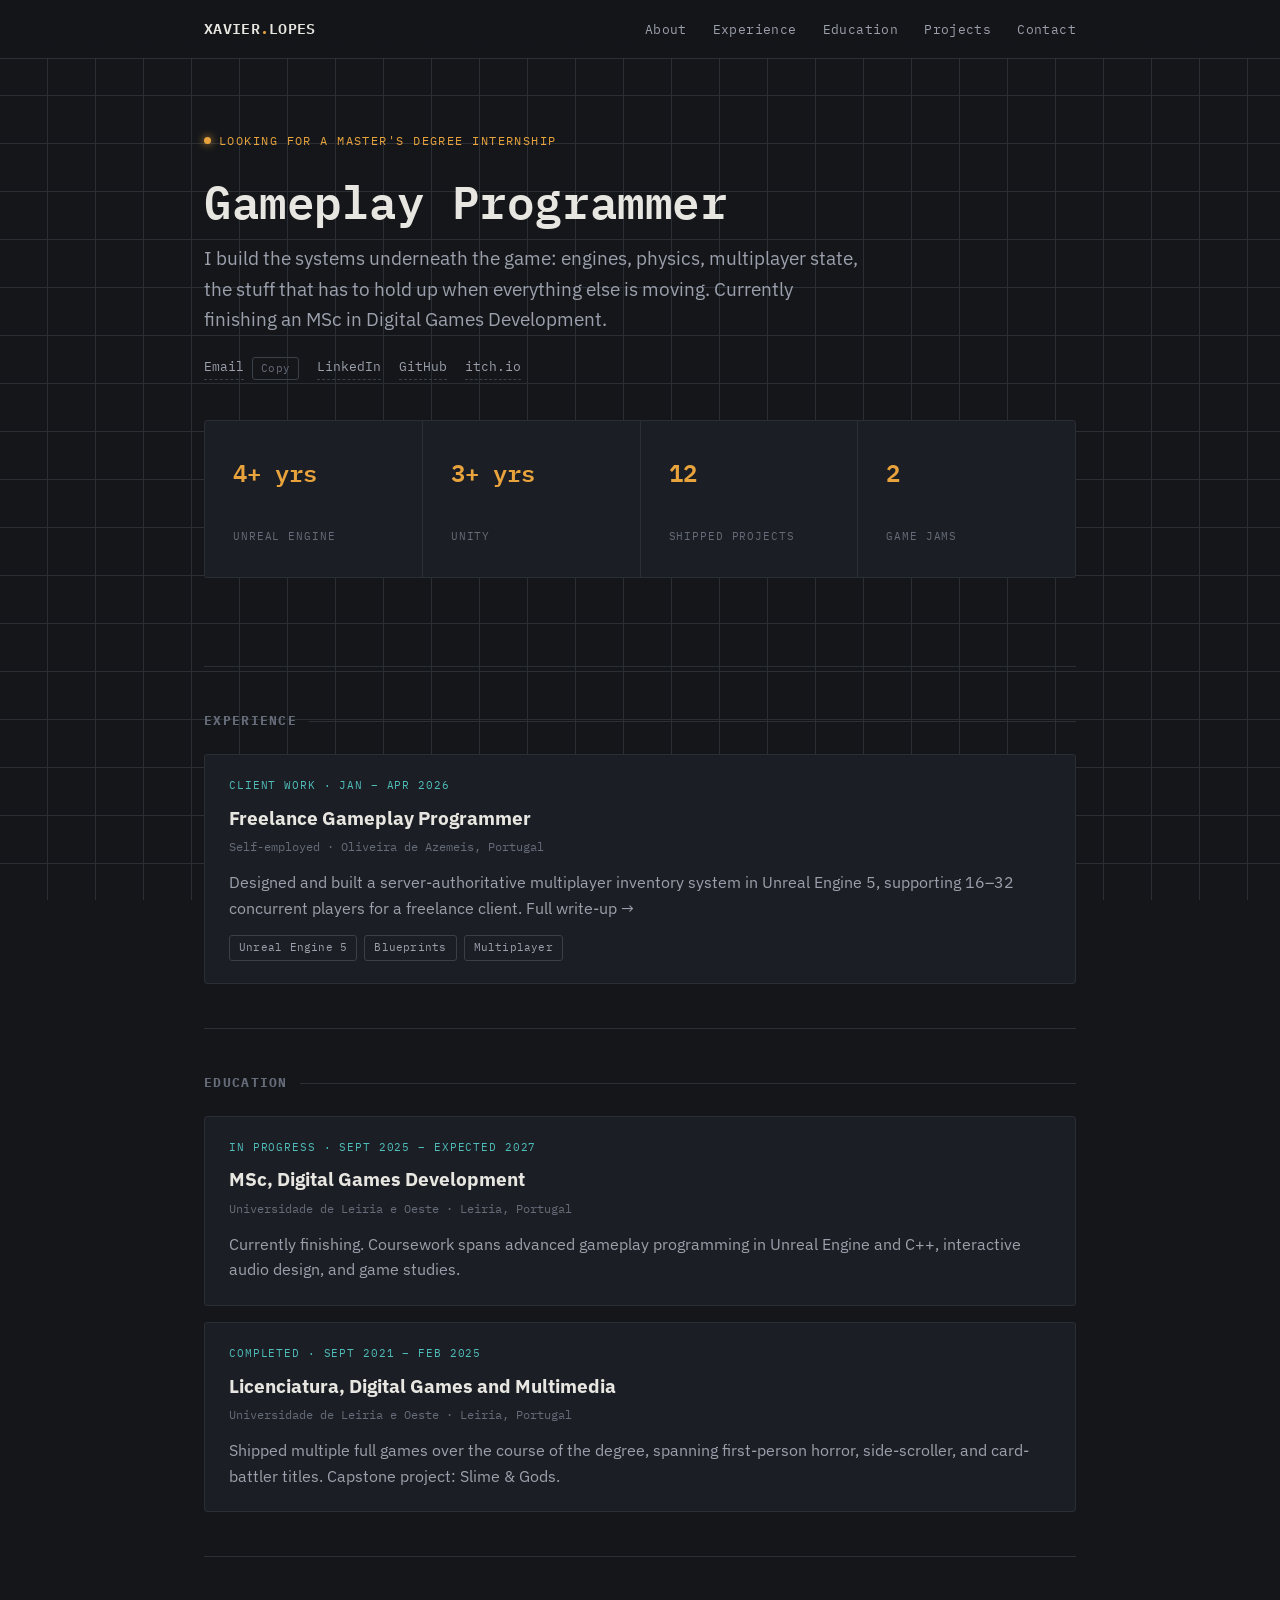
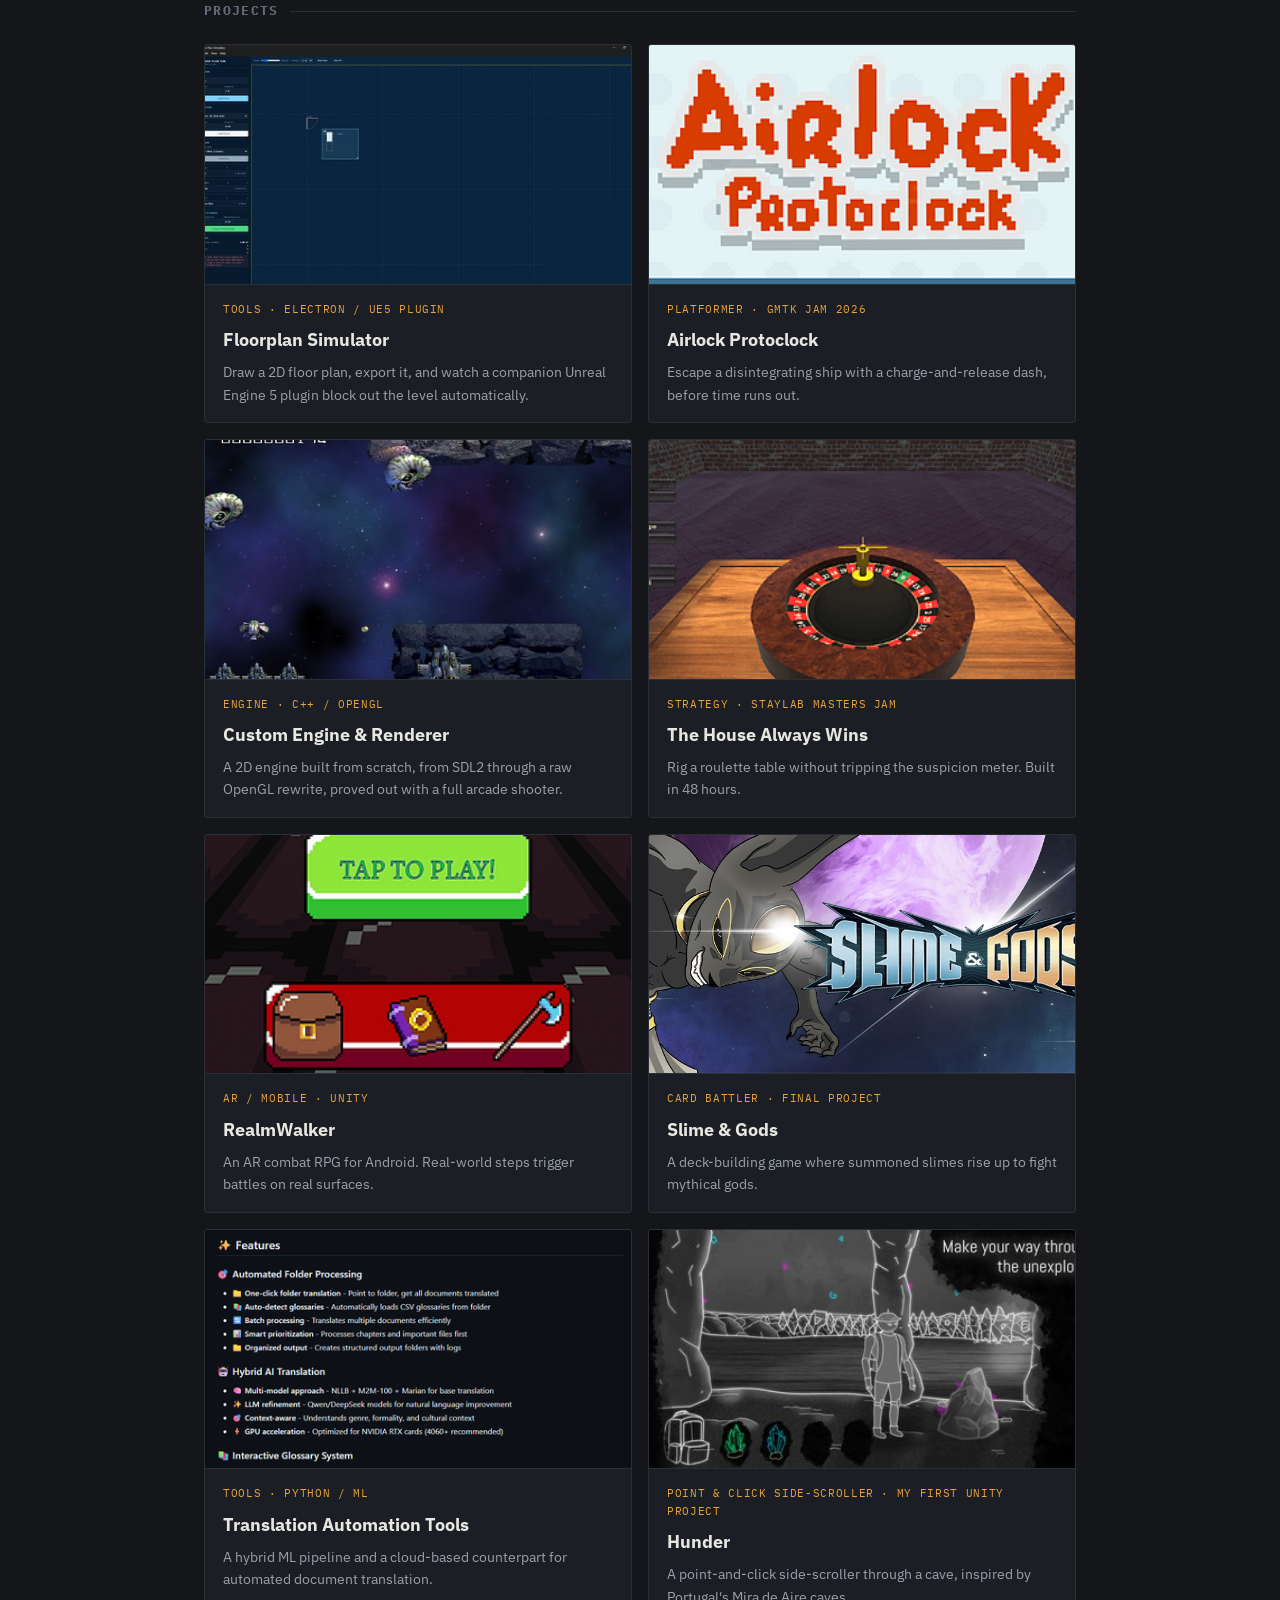
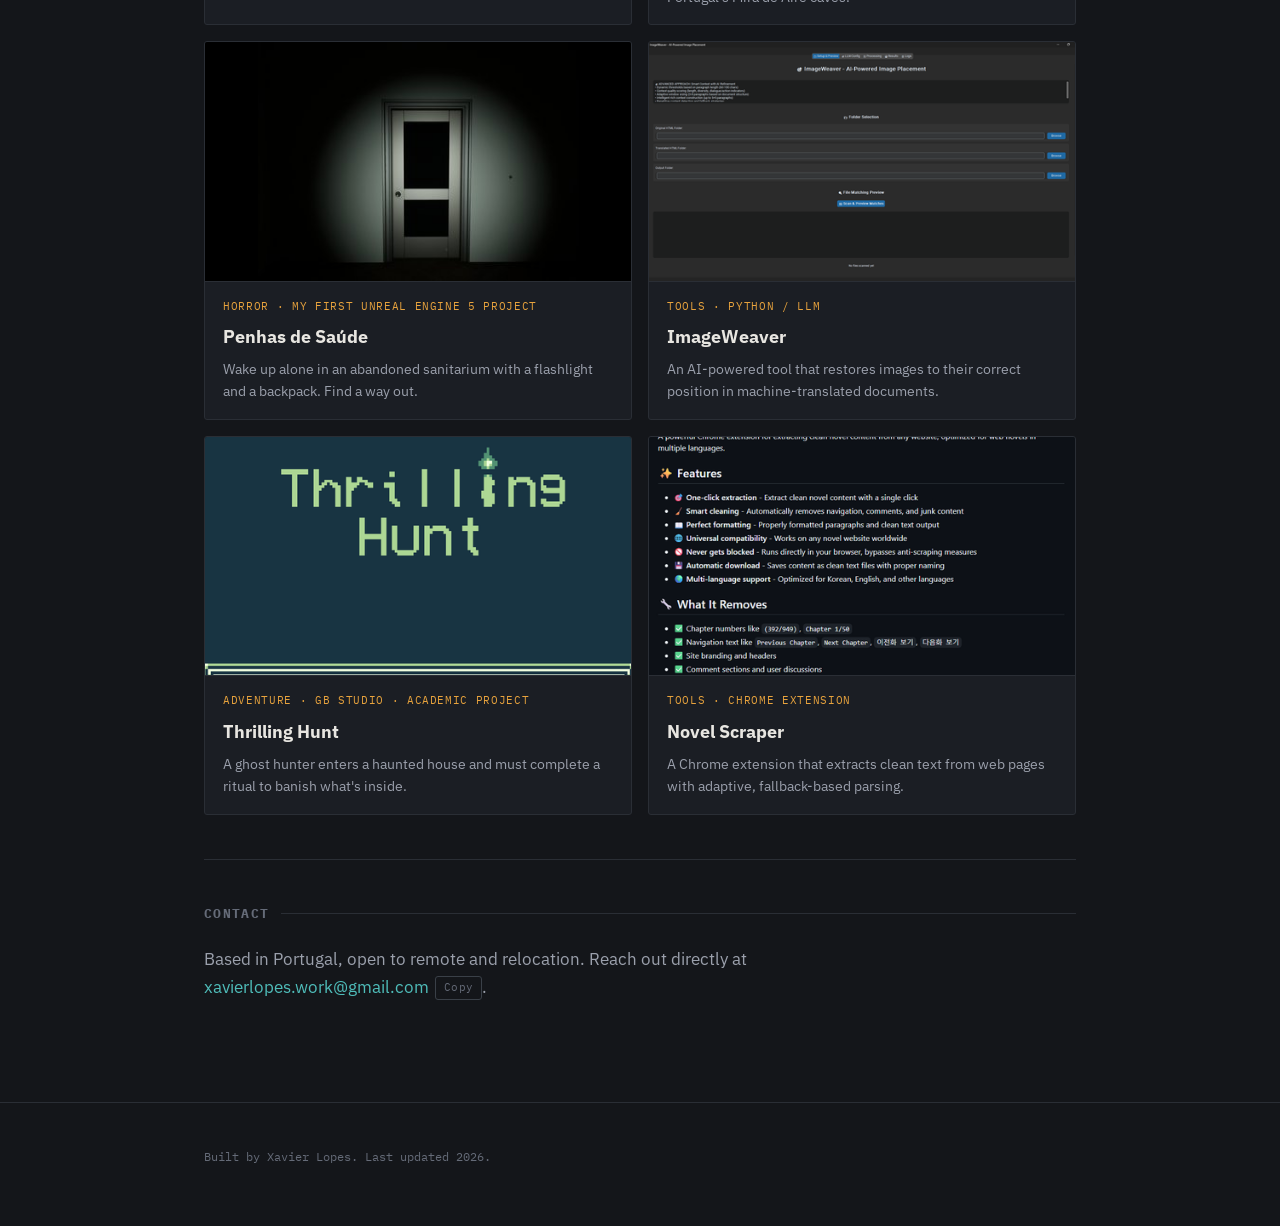
<file: index.html>
<!DOCTYPE html>
<html lang="en">
<head>
<meta charset="UTF-8">
<meta name="viewport" content="width=device-width, initial-scale=1.0">
<title>Xavier Lopes — Gameplay Programmer</title>
<meta name="description" content="Gameplay programmer portfolio: custom engines, game jams, and shipped systems in Unreal Engine and Unity.">
<link rel="stylesheet" href="style.css">
</head>
<body>

<header class="site">
  <div class="wrap">
    <div class="brand">XAVIER<span>.</span>LOPES</div>
    <nav class="site">
      <a href="#about">About</a>
      <a href="#experience">Experience</a>
      <a href="#education">Education</a>
      <a href="#projects">Projects</a>
      <a href="#contact">Contact</a>
    </nav>
  </div>
</header>

<div class="wrap">

  <section class="hero" id="about">
    <p class="eyebrow">Looking for a Master's degree internship</p>
    <h1 class="hero-name">Gameplay Programmer</h1>
    <p class="hero-role">I build the systems underneath the game: engines, physics, multiplayer state, the stuff that has to hold up when everything else is moving. Currently finishing an MSc in Digital Games Development.</p>
    <div class="hero-links">
      <span class="email-group">
        <a href="mailto:xavierlopes.work@gmail.com">Email</a>
        <button type="button" class="copy-btn" data-copy="xavierlopes.work@gmail.com" aria-label="Copy email address to clipboard">Copy</button>
      </span>
      <a href="https://www.linkedin.com/in/xavier-lopes-4759a0327/" target="_blank" rel="noopener">LinkedIn</a>
      <a href="https://github.com/shini111" target="_blank" rel="noopener">GitHub</a>
      <a href="https://shini111.itch.io" target="_blank" rel="noopener">itch.io</a>
    </div>

    <div class="readout">
      <div><div class="val">4+ yrs</div><div class="lbl">Unreal Engine</div></div>
      <div><div class="val">3+ yrs</div><div class="lbl">Unity</div></div>
      <div><div class="val">12</div><div class="lbl">Shipped Projects</div></div>
      <div><div class="val">2</div><div class="lbl">Game Jams</div></div>
    </div>
  </section>

  <section class="block" id="experience">
    <h2 class="section-title">Experience</h2>
    <a href="projects/multiplayer-inventory-system.html" class="log-entry" style="display:block; text-decoration:none; color:inherit;">
      <div class="status">Client work · Jan – Apr 2026</div>
      <h3>Freelance Gameplay Programmer</h3>
      <div class="meta">Self-employed · Oliveira de Azemeis, Portugal</div>
      <p style="color:var(--text-dim); margin:0;">Designed and built a server-authoritative multiplayer inventory system in Unreal Engine 5, supporting 16–32 concurrent players for a freelance client. Full write-up →</p>
      <div class="tags" style="margin-top:14px;">
        <span class="tag">Unreal Engine 5</span>
        <span class="tag">Blueprints</span>
        <span class="tag">Multiplayer</span>
      </div>
    </a>
  </section>

  <section class="block" id="education">
    <h2 class="section-title">Education</h2>
    <div class="log-entry">
      <div class="status">In Progress · Sept 2025 &ndash; Expected 2027</div>
      <h3>MSc, Digital Games Development</h3>
      <div class="meta">Universidade de Leiria e Oeste &middot; Leiria, Portugal</div>
      <p style="color:var(--text-dim); margin:0;">Currently finishing. Coursework spans advanced gameplay programming in Unreal Engine and C++, interactive audio design, and game studies.</p>
    </div>
    <div class="log-entry" style="margin-top:16px;">
      <div class="status">Completed &middot; Sept 2021 &ndash; Feb 2025</div>
      <h3>Licenciatura, Digital Games and Multimedia</h3>
      <div class="meta">Universidade de Leiria e Oeste &middot; Leiria, Portugal</div>
      <p style="color:var(--text-dim); margin:0;">Shipped multiple full games over the course of the degree, spanning first-person horror, side-scroller, and card-battler titles. Capstone project: Slime &amp; Gods.</p>
    </div>
  </section>

  <section class="block" id="projects">
    <h2 class="section-title">Projects</h2>
    <div class="grid">

      <a href="projects/floorplan-simulator.html" class="card">
        <div class="thumb"><img src="images/floorplan-simulator.jpg" alt="Floorplan Simulator desktop app with a drawn room, door, and fixture" loading="lazy"></div>
        <div class="body">
          <div class="cat">Tools &middot; Electron / UE5 Plugin</div>
          <h3>Floorplan Simulator</h3>
          <p>Draw a 2D floor plan, export it, and watch a companion Unreal Engine 5 plugin block out the level automatically.</p>
        </div>
      </a>

      <a href="projects/airlock-protoclock.html" class="card">
        <div class="thumb"><img src="images/airlock-protoclock.png" alt="Airlock Protoclock title screen" loading="lazy"></div>
        <div class="body">
          <div class="cat">Platformer · GMTK Jam 2026</div>
          <h3>Airlock Protoclock</h3>
          <p>Escape a disintegrating ship with a charge-and-release dash, before time runs out.</p>
        </div>
      </a>

      <a href="projects/graphics-programming.html" class="card">
        <div class="thumb"><img src="images/graphics-programming.jpg" alt="Xenon 2022 arcade shooter running on the custom engine" loading="lazy"></div>
        <div class="body">
          <div class="cat">Engine · C++ / OpenGL</div>
          <h3>Custom Engine &amp; Renderer</h3>
          <p>A 2D engine built from scratch, from SDL2 through a raw OpenGL rewrite, proved out with a full arcade shooter.</p>
        </div>
      </a>

      <a href="projects/house-always-wins.html" class="card">
        <div class="thumb"><img src="images/house-always-wins.png" alt="The House Always Wins roulette table" loading="lazy"></div>
        <div class="body">
          <div class="cat">Strategy · StayLab Masters Jam</div>
          <h3>The House Always Wins</h3>
          <p>Rig a roulette table without tripping the suspicion meter. Built in 48 hours.</p>
        </div>
      </a>

      <a href="projects/realmwalker.html" class="card">
        <div class="thumb"><img src="images/realmwalker.png" alt="RealmWalker tap-to-play screen" loading="lazy"></div>
        <div class="body">
          <div class="cat">AR / Mobile · Unity</div>
          <h3>RealmWalker</h3>
          <p>An AR combat RPG for Android. Real-world steps trigger battles on real surfaces.</p>
        </div>
      </a>

      <a href="projects/slime-and-gods.html" class="card">
        <div class="thumb"><img src="images/slime-and-gods.jpg" alt="Slime &amp; Gods title art" loading="lazy"></div>
        <div class="body">
          <div class="cat">Card Battler · Final Project</div>
          <h3>Slime &amp; Gods</h3>
          <p>A deck-building game where summoned slimes rise up to fight mythical gods.</p>
        </div>
      </a>

      <a href="projects/translation-tools.html" class="card">
        <div class="thumb"><img src="images/translation-tools.png" alt="Translation Automation Tools feature overview" loading="lazy"></div>
        <div class="body">
          <div class="cat">Tools · Python / ML</div>
          <h3>Translation Automation Tools</h3>
          <p>A hybrid ML pipeline and a cloud-based counterpart for automated document translation.</p>
        </div>
      </a>

      <a href="projects/hunder.html" class="card">
        <div class="thumb"><img src="images/hunder.jpg" alt="Hunder cave environment" loading="lazy"></div>
        <div class="body">
          <div class="cat">Point &amp; Click Side-Scroller · My First Unity Project</div>
          <h3>Hunder</h3>
          <p>A point-and-click side-scroller through a cave, inspired by Portugal's Mira de Aire caves.</p>
        </div>
      </a>

      <a href="projects/penhas-de-saude.html" class="card">
        <div class="thumb"><img src="images/penhas-de-saude.jpg" alt="Penhas de Saúde dark sanitarium corridor" loading="lazy"></div>
        <div class="body">
          <div class="cat">Horror · My First Unreal Engine 5 Project</div>
          <h3>Penhas de Saúde</h3>
          <p>Wake up alone in an abandoned sanitarium with a flashlight and a backpack. Find a way out.</p>
        </div>
      </a>

      <a href="projects/imageweaver.html" class="card">
        <div class="thumb"><img src="images/imageweaver.png" alt="ImageWeaver desktop app interface" loading="lazy"></div>
        <div class="body">
          <div class="cat">Tools · Python / LLM</div>
          <h3>ImageWeaver</h3>
          <p>An AI-powered tool that restores images to their correct position in machine-translated documents.</p>
        </div>
      </a>

      <a href="projects/thrilling-hunt.html" class="card">
        <div class="thumb"><img src="images/thrilling-hunt.png" alt="Thrilling Hunt Game Boy-style title screen" loading="lazy"></div>
        <div class="body">
          <div class="cat">Adventure · GB Studio · Academic Project</div>
          <h3>Thrilling Hunt</h3>
          <p>A ghost hunter enters a haunted house and must complete a ritual to banish what's inside.</p>
        </div>
      </a>

      <a href="projects/novel-scraper.html" class="card">
        <div class="thumb"><img src="images/novel-scraper.png" alt="Novel Scraper extension popup interface" loading="lazy"></div>
        <div class="body">
          <div class="cat">Tools · Chrome Extension</div>
          <h3>Novel Scraper</h3>
          <p>A Chrome extension that extracts clean text from web pages with adaptive, fallback-based parsing.</p>
        </div>
      </a>

    </div>
  </section>

  <section class="block" id="contact">
    <h2 class="section-title">Contact</h2>
    <p class="lead">Based in Portugal, open to remote and relocation. Reach out directly at <a href="mailto:xavierlopes.work@gmail.com">xavierlopes.work@gmail.com</a> <button type="button" class="copy-btn" data-copy="xavierlopes.work@gmail.com" aria-label="Copy email address to clipboard">Copy</button>.</p>
  </section>

</div>

<footer class="site">
  <div class="wrap"><p>Built by Xavier Lopes. Last updated 2026.</p></div>
</footer>

<script>
  document.querySelectorAll('.copy-btn').forEach(function (btn) {
    var defaultLabel = btn.textContent;
    btn.addEventListener('click', function () {
      var email = btn.getAttribute('data-copy');
      var done = function () {
        btn.textContent = 'Copied!';
        btn.classList.add('is-copied');
        setTimeout(function () {
          btn.textContent = defaultLabel;
          btn.classList.remove('is-copied');
        }, 1600);
      };
      if (navigator.clipboard && navigator.clipboard.writeText) {
        navigator.clipboard.writeText(email).then(done, done);
      } else {
        var tmp = document.createElement('textarea');
        tmp.value = email;
        tmp.style.position = 'fixed';
        tmp.style.opacity = '0';
        document.body.appendChild(tmp);
        tmp.select();
        try { document.execCommand('copy'); } catch (e) {}
        document.body.removeChild(tmp);
        done();
      }
    });
  });
</script>

</body>
</html>
</file>
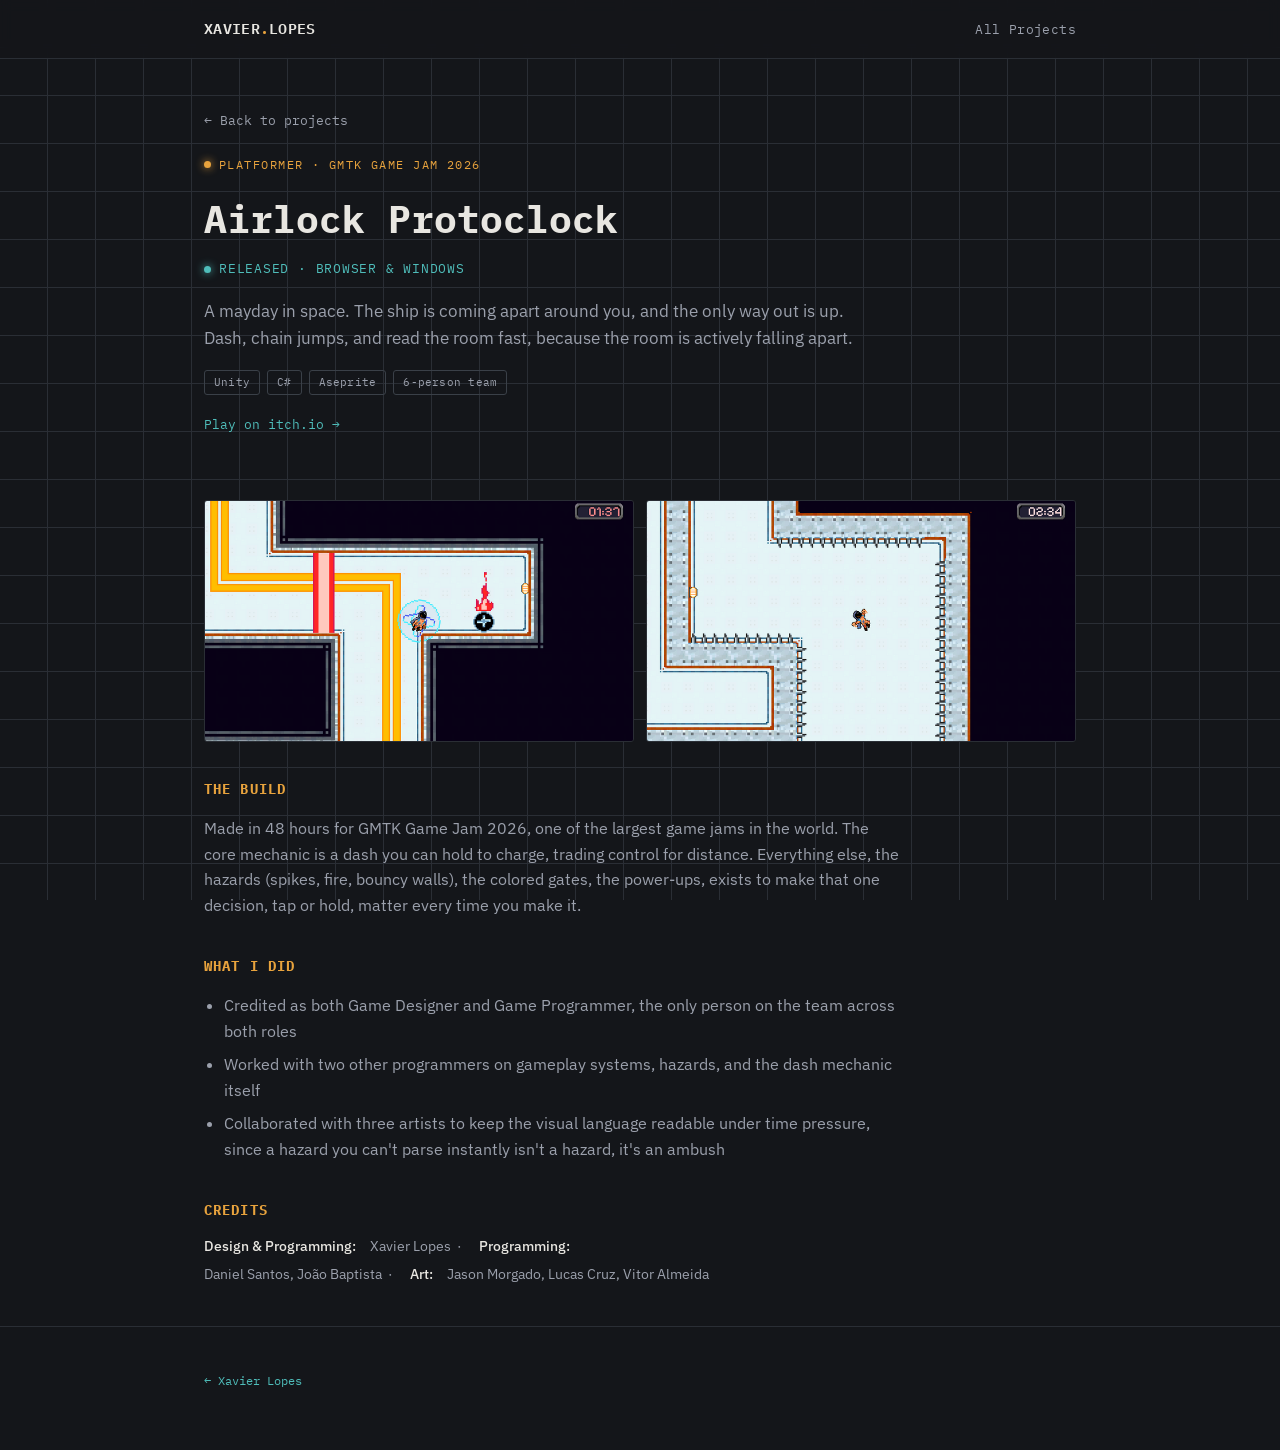
<file: projects/airlock-protoclock.html>
<!DOCTYPE html>
<html lang="en">
<head>
<meta charset="UTF-8">
<meta name="viewport" content="width=device-width, initial-scale=1.0">
<title>Airlock Protoclock — Xavier Lopes</title>
<link rel="stylesheet" href="../style.css">
</head>
<body>

<header class="site">
  <div class="wrap">
    <div class="brand"><a href="../index.html" style="color:inherit;">XAVIER<span>.</span>LOPES</a></div>
    <nav class="site"><a href="../index.html#projects">All Projects</a></nav>
  </div>
</header>

<div class="wrap">
  <div class="proj-header">
    <a href="../index.html" class="back-link">&larr; Back to projects</a>
    <p class="eyebrow">Platformer · GMTK Game Jam 2026</p>
    <h1>Airlock Protoclock</h1>
    <div class="status-line">Released · Browser &amp; Windows</div>
    <p style="color:var(--text-dim); max-width:65ch; font-size:17px;">A mayday in space. The ship is coming apart around you, and the only way out is up. Dash, chain jumps, and read the room fast, because the room is actively falling apart.</p>
    <div class="tags">
      <span class="tag">Unity</span>
      <span class="tag">C#</span>
      <span class="tag">Aseprite</span>
      <span class="tag">6-person team</span>
    </div>
    <div class="proj-links">
      <a href="https://shini111.itch.io/airlock-protoclock" target="_blank" rel="noopener">Play on itch.io &rarr;</a>
    </div>
  </div>

  <div class="media-row">
    <div class="media-slot"><img src="images/gameplay-1.png" alt="Airlock Protoclock gameplay, dashing past hazards" loading="lazy"></div>
    <div class="media-slot"><img src="images/gameplay-2.png" alt="Airlock Protoclock gameplay, later section of the run" loading="lazy"></div>
  </div>

  <div class="proj-body">
    <h2>The Build</h2>
    <p>Made in 48 hours for GMTK Game Jam 2026, one of the largest game jams in the world. The core mechanic is a dash you can hold to charge, trading control for distance. Everything else, the hazards (spikes, fire, bouncy walls), the colored gates, the power-ups, exists to make that one decision, tap or hold, matter every time you make it.</p>

    <h2>What I Did</h2>
    <ul>
      <li>Credited as both Game Designer and Game Programmer, the only person on the team across both roles</li>
      <li>Worked with two other programmers on gameplay systems, hazards, and the dash mechanic itself</li>
      <li>Collaborated with three artists to keep the visual language readable under time pressure, since a hazard you can't parse instantly isn't a hazard, it's an ambush</li>
    </ul>

    <h2>Credits</h2>
    <p class="credits">
      <strong>Design &amp; Programming:</strong> Xavier Lopes &nbsp;·&nbsp;
      <strong>Programming:</strong> Daniel Santos, João Baptista &nbsp;·&nbsp;
      <strong>Art:</strong> Jason Morgado, Lucas Cruz, Vitor Almeida
    </p>
  </div>
</div>

<footer class="site">
  <div class="wrap"><p><a href="../index.html">&larr; Xavier Lopes</a></p></div>
</footer>

<script src="../lightbox.js"></script>

</body>
</html>
</file>
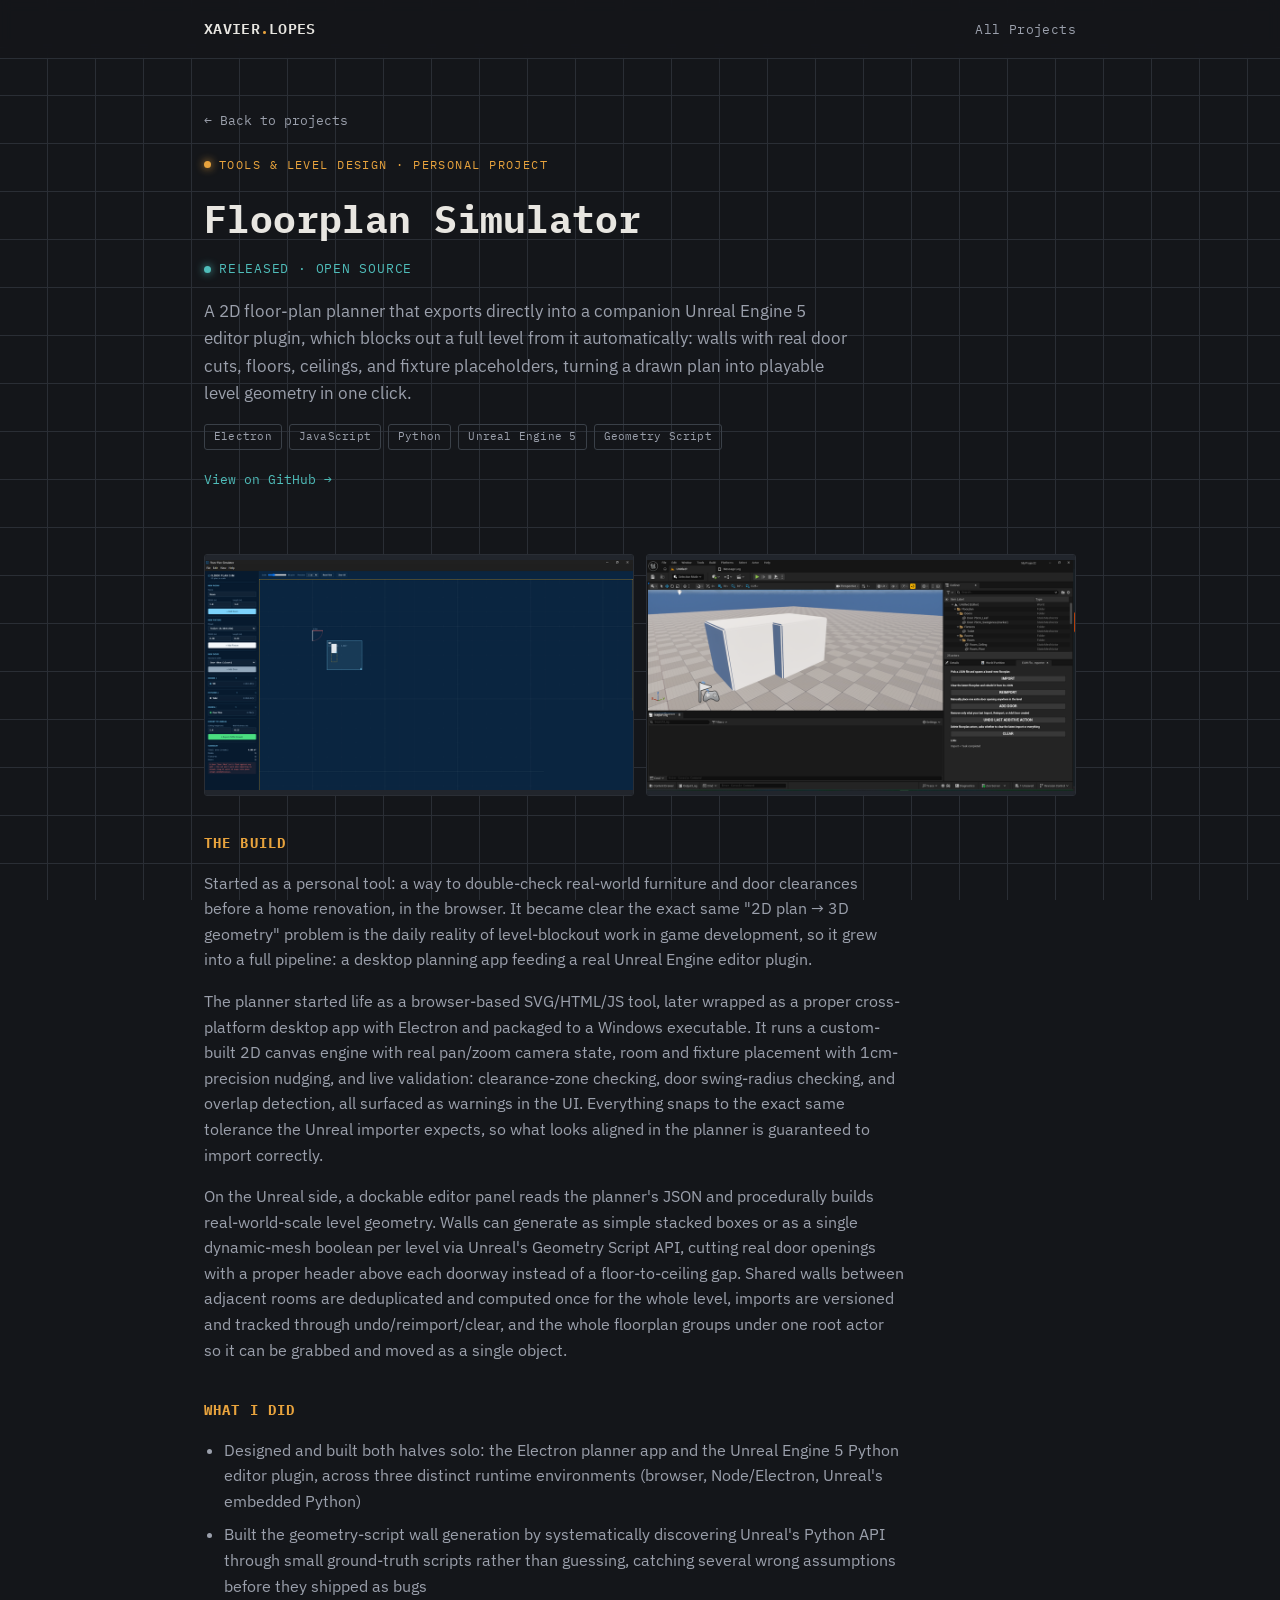
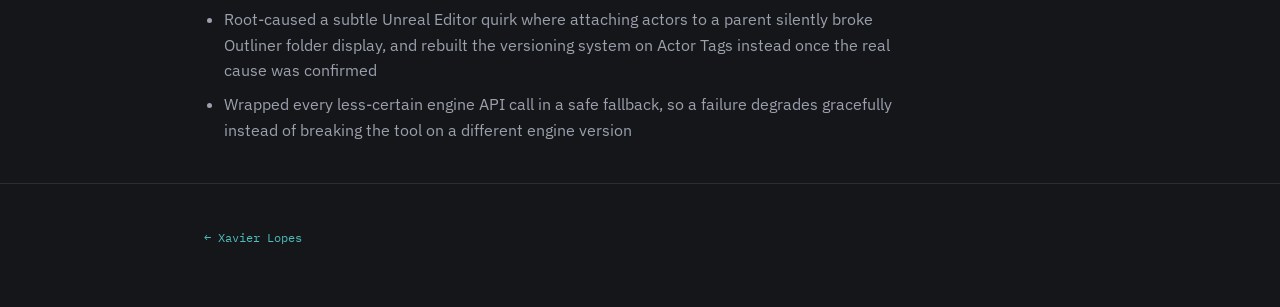
<file: projects/floorplan-simulator.html>
<!DOCTYPE html>
<html lang="en">
<head>
<meta charset="UTF-8">
<meta name="viewport" content="width=device-width, initial-scale=1.0">
<title>Floorplan Simulator — Xavier Lopes</title>
<link rel="stylesheet" href="../style.css">
</head>
<body>

<header class="site">
  <div class="wrap">
    <div class="brand"><a href="../index.html" style="color:inherit;">XAVIER<span>.</span>LOPES</a></div>
    <nav class="site"><a href="../index.html#projects">All Projects</a></nav>
  </div>
</header>

<div class="wrap">
  <div class="proj-header">
    <a href="../index.html" class="back-link">&larr; Back to projects</a>
    <p class="eyebrow">Tools &amp; Level Design · Personal Project</p>
    <h1>Floorplan Simulator</h1>
    <div class="status-line">Released · Open Source</div>
    <p style="color:var(--text-dim); max-width:65ch; font-size:17px;">A 2D floor-plan planner that exports directly into a companion Unreal Engine 5 editor plugin, which blocks out a full level from it automatically: walls with real door cuts, floors, ceilings, and fixture placeholders, turning a drawn plan into playable level geometry in one click.</p>
    <div class="tags">
      <span class="tag">Electron</span>
      <span class="tag">JavaScript</span>
      <span class="tag">Python</span>
      <span class="tag">Unreal Engine 5</span>
      <span class="tag">Geometry Script</span>
    </div>
    <div class="proj-links">
      <a href="https://github.com/shini111/floorplan-simulator" target="_blank" rel="noopener">View on GitHub &rarr;</a>
    </div>
  </div>

  <div class="media-row">
    <div class="media-slot"><img src="images/floorplan-planner.png" alt="Floorplan Simulator desktop app, showing a drawn room with a door and fixture placement" loading="lazy" style="object-fit:contain; background:var(--bg-raised-2);"></div>
    <div class="media-slot"><img src="images/floorplan-unreal-import.png" alt="Unreal Engine 5 editor showing level geometry auto-generated from the floorplan import, with the FloorplanImporter panel docked on the right" loading="lazy" style="object-fit:contain; background:var(--bg-raised-2);"></div>
  </div>

  <div class="proj-body">
    <h2>The Build</h2>
    <p>Started as a personal tool: a way to double-check real-world furniture and door clearances before a home renovation, in the browser. It became clear the exact same "2D plan &rarr; 3D geometry" problem is the daily reality of level-blockout work in game development, so it grew into a full pipeline: a desktop planning app feeding a real Unreal Engine editor plugin.</p>
    <p>The planner started life as a browser-based SVG/HTML/JS tool, later wrapped as a proper cross-platform desktop app with Electron and packaged to a Windows executable. It runs a custom-built 2D canvas engine with real pan/zoom camera state, room and fixture placement with 1cm-precision nudging, and live validation: clearance-zone checking, door swing-radius checking, and overlap detection, all surfaced as warnings in the UI. Everything snaps to the exact same tolerance the Unreal importer expects, so what looks aligned in the planner is guaranteed to import correctly.</p>
    <p>On the Unreal side, a dockable editor panel reads the planner's JSON and procedurally builds real-world-scale level geometry. Walls can generate as simple stacked boxes or as a single dynamic-mesh boolean per level via Unreal's Geometry Script API, cutting real door openings with a proper header above each doorway instead of a floor-to-ceiling gap. Shared walls between adjacent rooms are deduplicated and computed once for the whole level, imports are versioned and tracked through undo/reimport/clear, and the whole floorplan groups under one root actor so it can be grabbed and moved as a single object.</p>

    <h2>What I Did</h2>
    <ul>
      <li>Designed and built both halves solo: the Electron planner app and the Unreal Engine 5 Python editor plugin, across three distinct runtime environments (browser, Node/Electron, Unreal's embedded Python)</li>
      <li>Built the geometry-script wall generation by systematically discovering Unreal's Python API through small ground-truth scripts rather than guessing, catching several wrong assumptions before they shipped as bugs</li>
      <li>Root-caused a subtle Unreal Editor quirk where attaching actors to a parent silently broke Outliner folder display, and rebuilt the versioning system on Actor Tags instead once the real cause was confirmed</li>
      <li>Wrapped every less-certain engine API call in a safe fallback, so a failure degrades gracefully instead of breaking the tool on a different engine version</li>
    </ul>
  </div>
</div>

<footer class="site">
  <div class="wrap"><p><a href="../index.html">&larr; Xavier Lopes</a></p></div>
</footer>

<script src="../lightbox.js"></script>

</body>
</html>
</file>
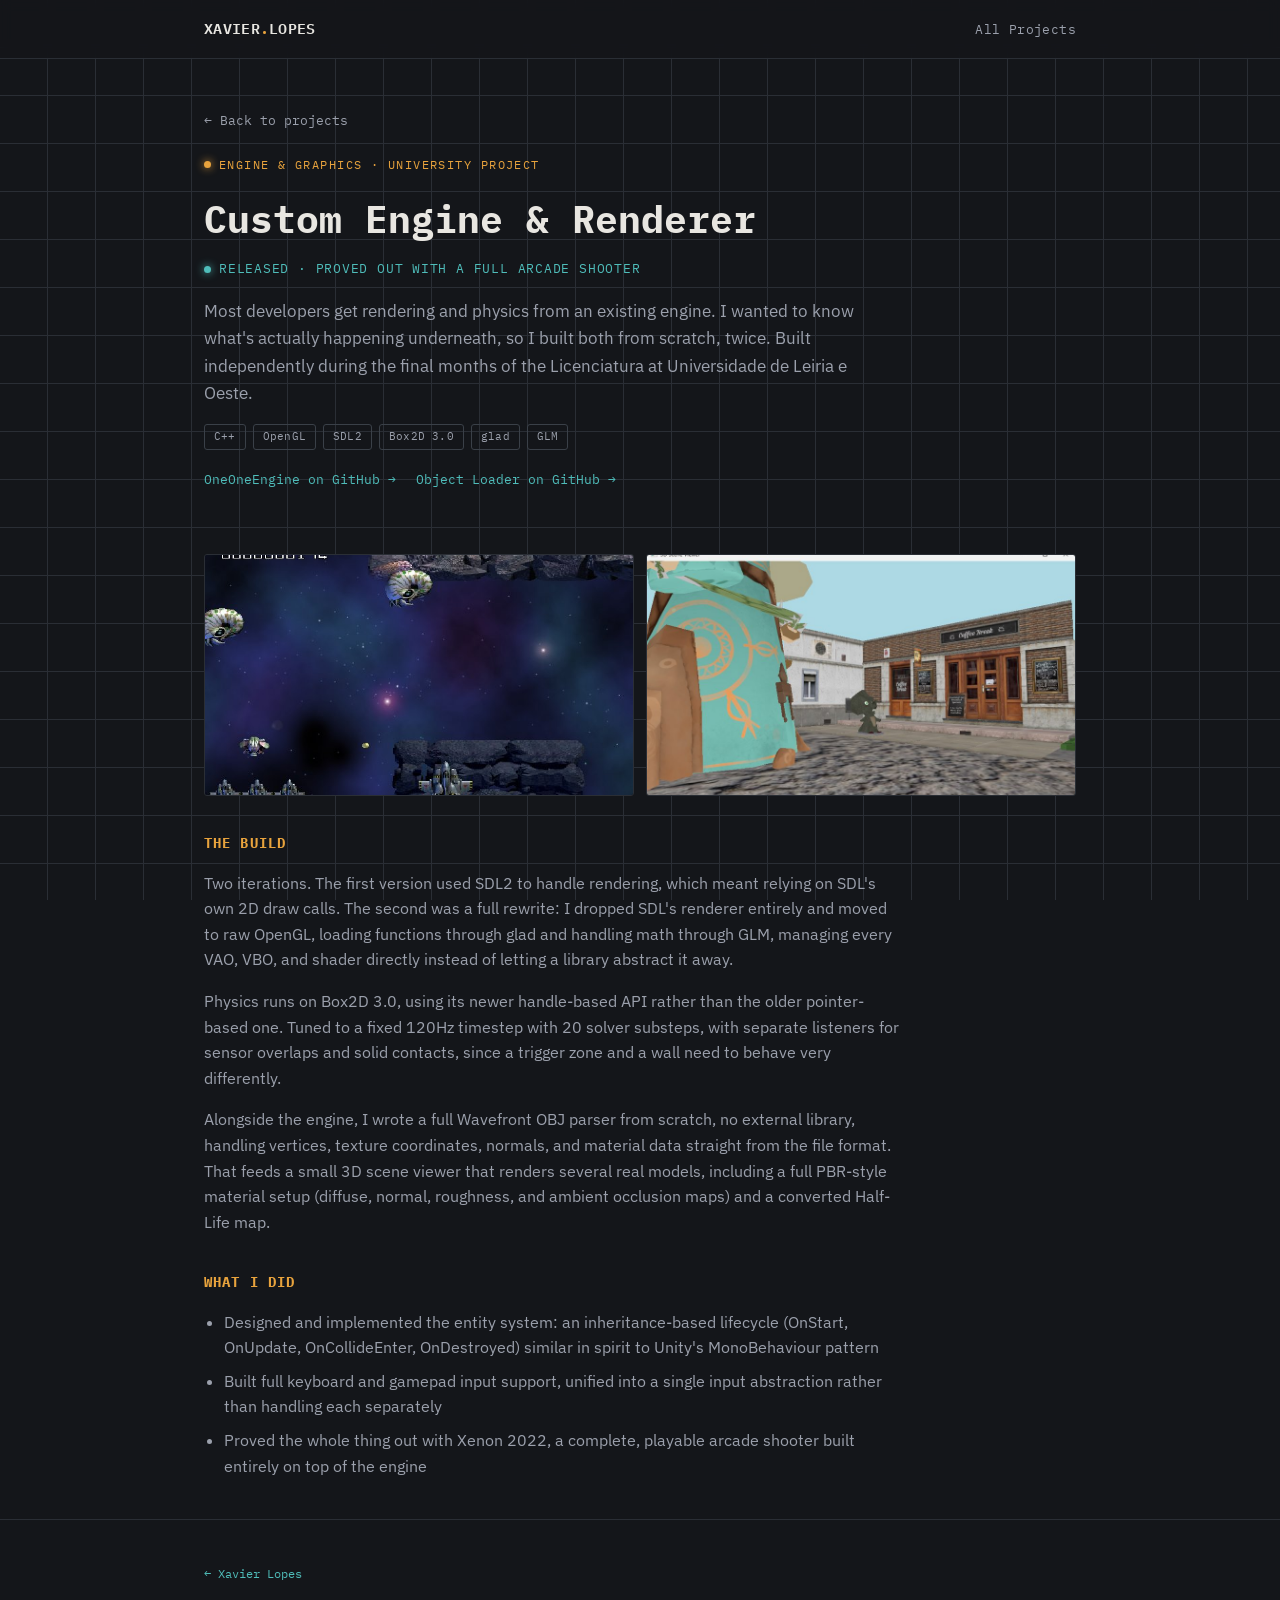
<file: projects/graphics-programming.html>
<!DOCTYPE html>
<html lang="en">
<head>
<meta charset="UTF-8">
<meta name="viewport" content="width=device-width, initial-scale=1.0">
<title>Custom Engine &amp; Renderer — Xavier Lopes</title>
<link rel="stylesheet" href="../style.css">
</head>
<body>

<header class="site">
  <div class="wrap">
    <div class="brand"><a href="../index.html" style="color:inherit;">XAVIER<span>.</span>LOPES</a></div>
    <nav class="site"><a href="../index.html#projects">All Projects</a></nav>
  </div>
</header>

<div class="wrap">
  <div class="proj-header">
    <a href="../index.html" class="back-link">&larr; Back to projects</a>
    <p class="eyebrow">Engine &amp; Graphics · University Project</p>
    <h1>Custom Engine &amp; Renderer</h1>
    <div class="status-line">Released · Proved out with a full arcade shooter</div>
    <p style="color:var(--text-dim); max-width:65ch; font-size:17px;">Most developers get rendering and physics from an existing engine. I wanted to know what's actually happening underneath, so I built both from scratch, twice. Built independently during the final months of the Licenciatura at Universidade de Leiria e Oeste.</p>
    <div class="tags">
      <span class="tag">C++</span>
      <span class="tag">OpenGL</span>
      <span class="tag">SDL2</span>
      <span class="tag">Box2D 3.0</span>
      <span class="tag">glad</span>
      <span class="tag">GLM</span>
    </div>
    <div class="proj-links">
      <a href="https://github.com/shini111/OneOneEngineOpenGL" target="_blank" rel="noopener">OneOneEngine on GitHub &rarr;</a>
      <a href="https://github.com/shini111/Object-Loader-OPENGL" target="_blank" rel="noopener">Object Loader on GitHub &rarr;</a>
    </div>
  </div>

  <div class="media-row">
    <div class="media-slot"><img src="images/xenon-2022.jpg" alt="Xenon 2022 arcade shooter gameplay" loading="lazy"></div>
    <div class="media-slot"><img src="images/scene-viewer.jpg" alt="Custom engine 3D scene viewer rendering a model with PBR materials" loading="lazy"></div>
  </div>

  <div class="proj-body">
    <h2>The Build</h2>
    <p>Two iterations. The first version used SDL2 to handle rendering, which meant relying on SDL's own 2D draw calls. The second was a full rewrite: I dropped SDL's renderer entirely and moved to raw OpenGL, loading functions through glad and handling math through GLM, managing every VAO, VBO, and shader directly instead of letting a library abstract it away.</p>
    <p>Physics runs on Box2D 3.0, using its newer handle-based API rather than the older pointer-based one. Tuned to a fixed 120Hz timestep with 20 solver substeps, with separate listeners for sensor overlaps and solid contacts, since a trigger zone and a wall need to behave very differently.</p>
    <p>Alongside the engine, I wrote a full Wavefront OBJ parser from scratch, no external library, handling vertices, texture coordinates, normals, and material data straight from the file format. That feeds a small 3D scene viewer that renders several real models, including a full PBR-style material setup (diffuse, normal, roughness, and ambient occlusion maps) and a converted Half-Life map.</p>

    <h2>What I Did</h2>
    <ul>
      <li>Designed and implemented the entity system: an inheritance-based lifecycle (OnStart, OnUpdate, OnCollideEnter, OnDestroyed) similar in spirit to Unity's MonoBehaviour pattern</li>
      <li>Built full keyboard and gamepad input support, unified into a single input abstraction rather than handling each separately</li>
      <li>Proved the whole thing out with Xenon 2022, a complete, playable arcade shooter built entirely on top of the engine</li>
    </ul>
  </div>
</div>

<footer class="site">
  <div class="wrap"><p><a href="../index.html">&larr; Xavier Lopes</a></p></div>
</footer>

<script src="../lightbox.js"></script>

</body>
</html>
</file>
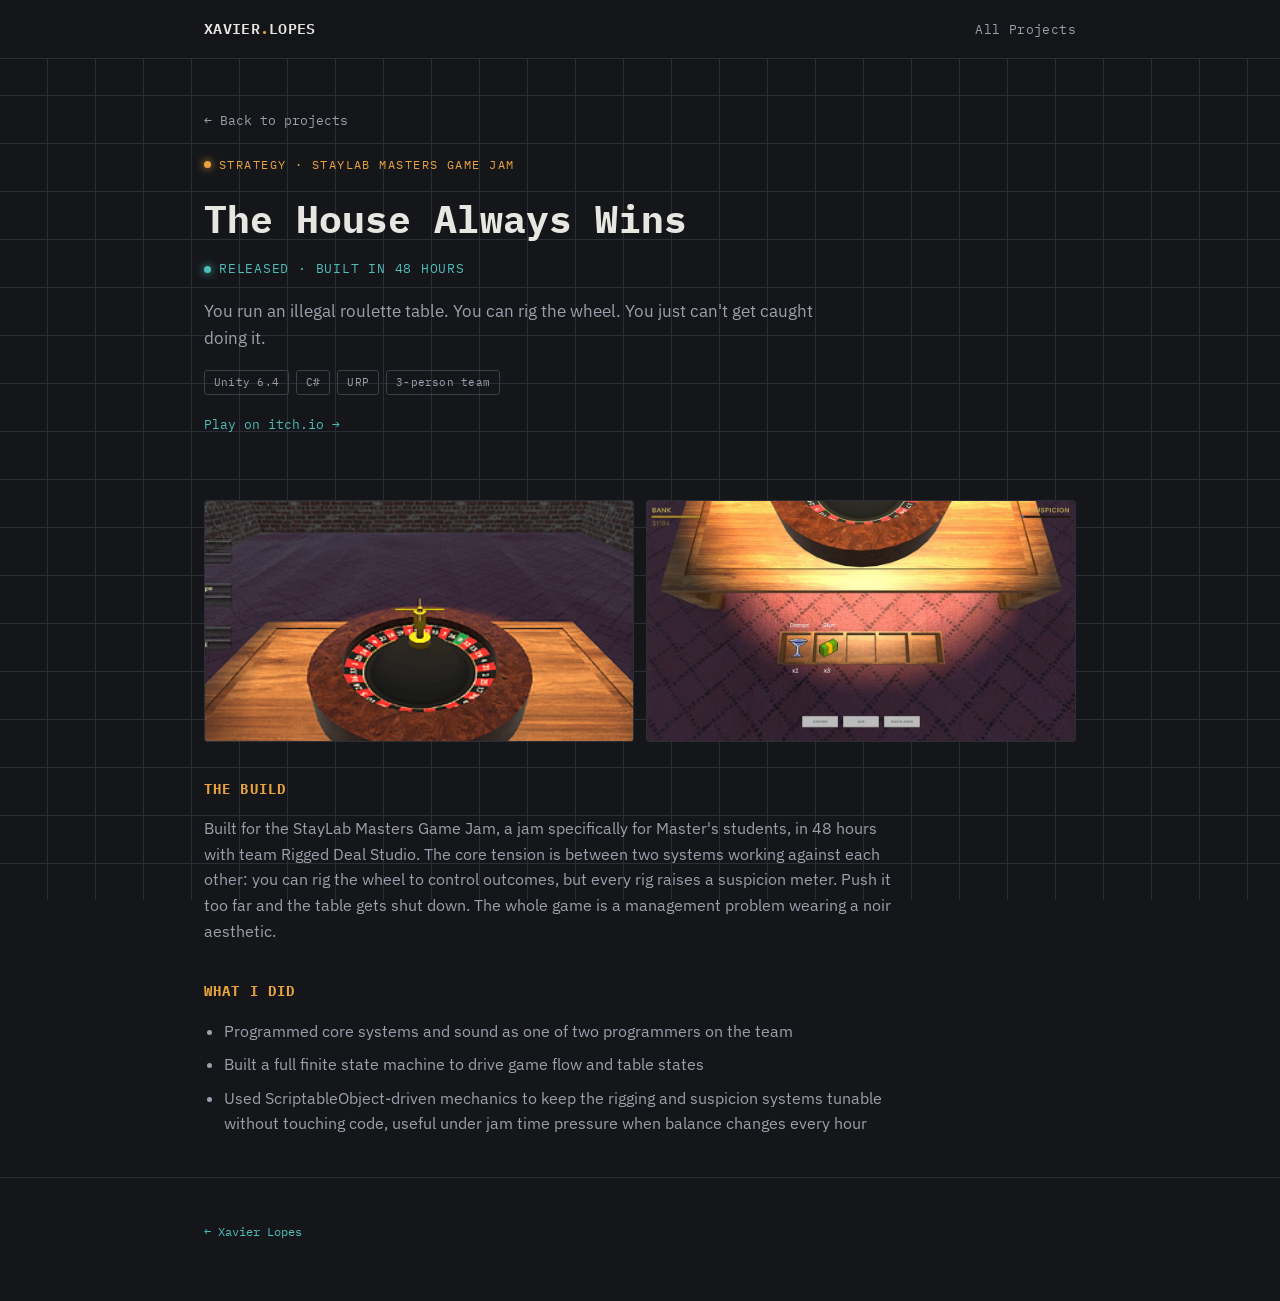
<file: projects/house-always-wins.html>
<!DOCTYPE html>
<html lang="en">
<head>
<meta charset="UTF-8">
<meta name="viewport" content="width=device-width, initial-scale=1.0">
<title>The House Always Wins — Xavier Lopes</title>
<link rel="stylesheet" href="../style.css">
</head>
<body>

<header class="site">
  <div class="wrap">
    <div class="brand"><a href="../index.html" style="color:inherit;">XAVIER<span>.</span>LOPES</a></div>
    <nav class="site"><a href="../index.html#projects">All Projects</a></nav>
  </div>
</header>

<div class="wrap">
  <div class="proj-header">
    <a href="../index.html" class="back-link">&larr; Back to projects</a>
    <p class="eyebrow">Strategy · StayLab Masters Game Jam</p>
    <h1>The House Always Wins</h1>
    <div class="status-line">Released · Built in 48 hours</div>
    <p style="color:var(--text-dim); max-width:65ch; font-size:17px;">You run an illegal roulette table. You can rig the wheel. You just can't get caught doing it.</p>
    <div class="tags">
      <span class="tag">Unity 6.4</span>
      <span class="tag">C#</span>
      <span class="tag">URP</span>
      <span class="tag">3-person team</span>
    </div>
    <div class="proj-links">
      <a href="https://lucstardust.itch.io/the-house-always-wins" target="_blank" rel="noopener">Play on itch.io &rarr;</a>
    </div>
  </div>

  <div class="media-row">
    <div class="media-slot"><img src="images/roulette-table.png" alt="The House Always Wins roulette table" loading="lazy"></div>
    <div class="media-slot"><img src="images/suspicion-meter.jpg" alt="The House Always Wins rigging menu with bank and suspicion meter" loading="lazy"></div>
  </div>

  <div class="proj-body">
    <h2>The Build</h2>
    <p>Built for the StayLab Masters Game Jam, a jam specifically for Master's students, in 48 hours with team Rigged Deal Studio. The core tension is between two systems working against each other: you can rig the wheel to control outcomes, but every rig raises a suspicion meter. Push it too far and the table gets shut down. The whole game is a management problem wearing a noir aesthetic.</p>

    <h2>What I Did</h2>
    <ul>
      <li>Programmed core systems and sound as one of two programmers on the team</li>
      <li>Built a full finite state machine to drive game flow and table states</li>
      <li>Used ScriptableObject-driven mechanics to keep the rigging and suspicion systems tunable without touching code, useful under jam time pressure when balance changes every hour</li>
    </ul>
  </div>
</div>

<footer class="site">
  <div class="wrap"><p><a href="../index.html">&larr; Xavier Lopes</a></p></div>
</footer>

<script src="../lightbox.js"></script>

</body>
</html>
</file>
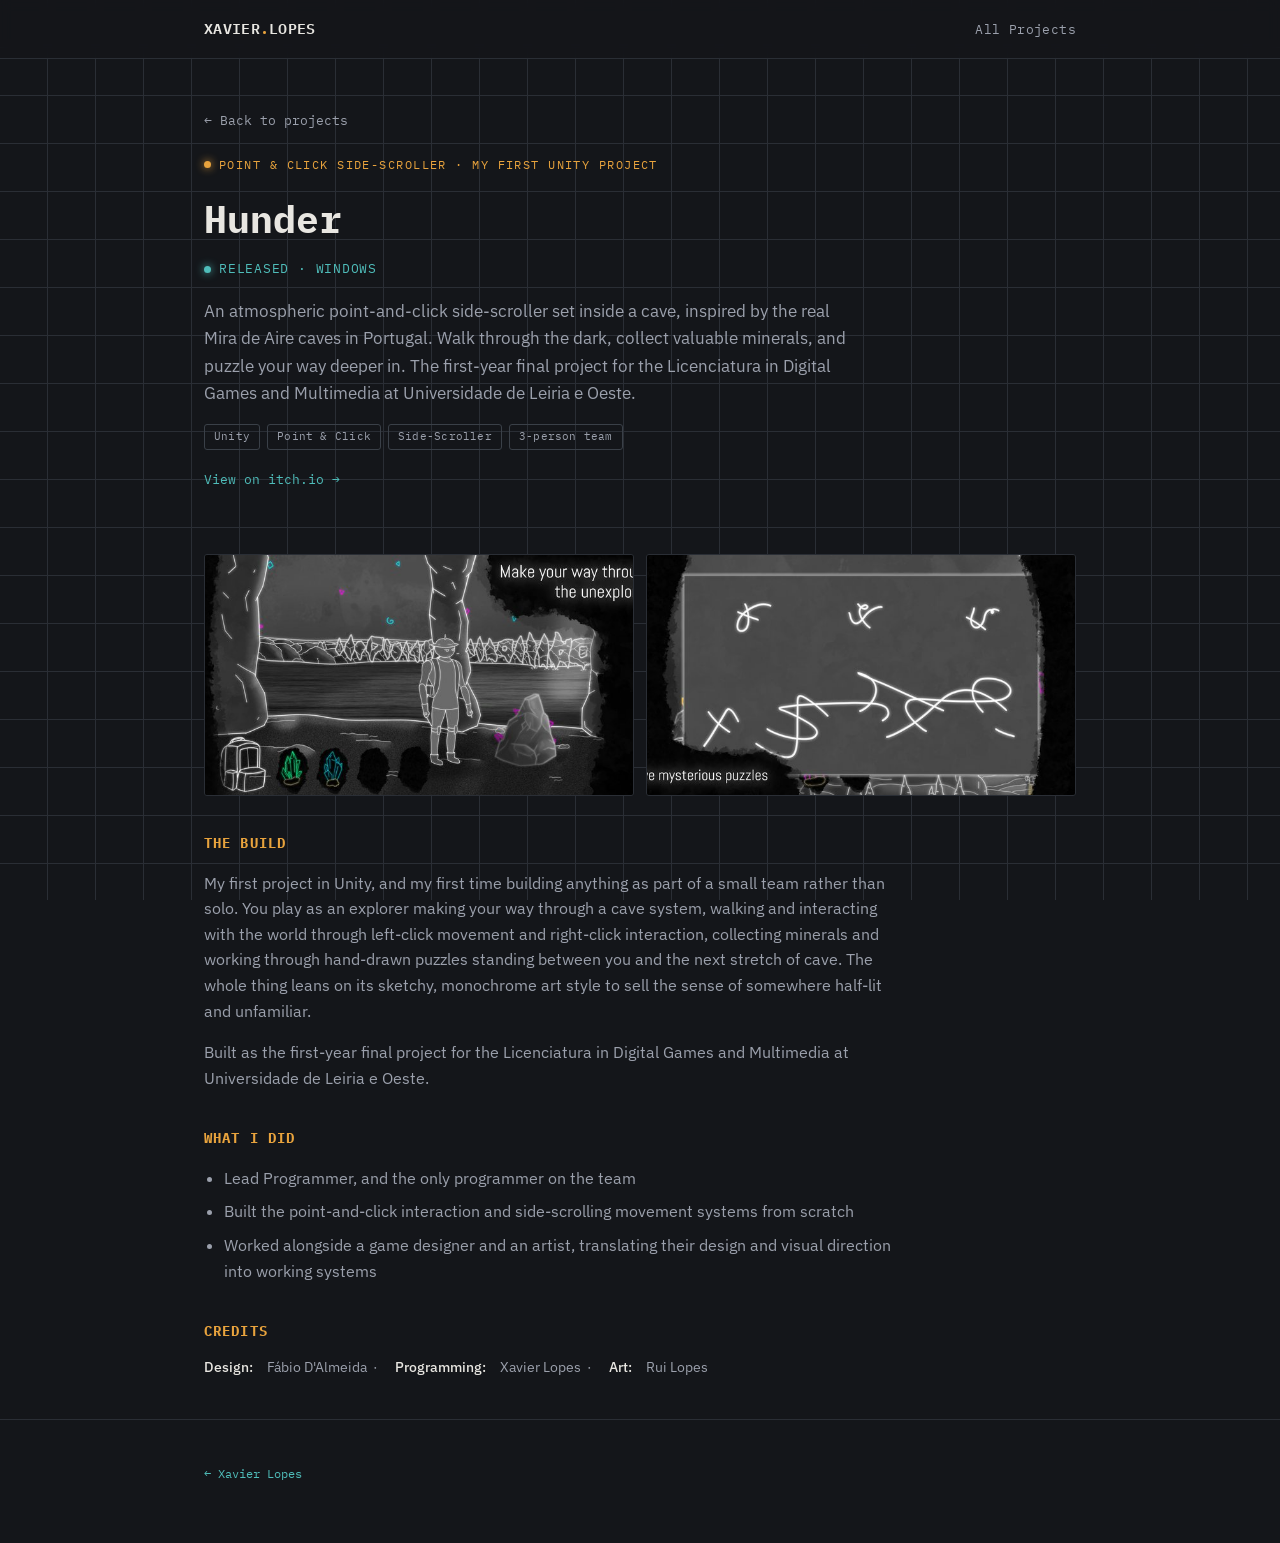
<file: projects/hunder.html>
<!DOCTYPE html>
<html lang="en">
<head>
<meta charset="UTF-8">
<meta name="viewport" content="width=device-width, initial-scale=1.0">
<title>Hunder — Xavier Lopes</title>
<link rel="stylesheet" href="../style.css">
</head>
<body>

<header class="site">
  <div class="wrap">
    <div class="brand"><a href="../index.html" style="color:inherit;">XAVIER<span>.</span>LOPES</a></div>
    <nav class="site"><a href="../index.html#projects">All Projects</a></nav>
  </div>
</header>

<div class="wrap">
  <div class="proj-header">
    <a href="../index.html" class="back-link">&larr; Back to projects</a>
    <p class="eyebrow">Point &amp; Click Side-Scroller · My First Unity Project</p>
    <h1>Hunder</h1>
    <div class="status-line">Released · Windows</div>
    <p style="color:var(--text-dim); max-width:65ch; font-size:17px;">An atmospheric point-and-click side-scroller set inside a cave, inspired by the real Mira de Aire caves in Portugal. Walk through the dark, collect valuable minerals, and puzzle your way deeper in. The first-year final project for the Licenciatura in Digital Games and Multimedia at Universidade de Leiria e Oeste.</p>
    <div class="tags">
      <span class="tag">Unity</span>
      <span class="tag">Point &amp; Click</span>
      <span class="tag">Side-Scroller</span>
      <span class="tag">3-person team</span>
    </div>
    <div class="proj-links">
      <a href="https://lightcavestudios.itch.io/hunder" target="_blank" rel="noopener">View on itch.io &rarr;</a>
    </div>
  </div>

  <div class="media-row">
    <div class="media-slot"><img src="images/hunder-cave.jpg" alt="Hunder cave environment with mineral deposits to collect" loading="lazy"></div>
    <div class="media-slot"><img src="images/hunder-puzzle.jpg" alt="Hunder puzzle screen with hand-drawn symbols to decipher" loading="lazy"></div>
  </div>

  <div class="proj-body">
    <h2>The Build</h2>
    <p>My first project in Unity, and my first time building anything as part of a small team rather than solo. You play as an explorer making your way through a cave system, walking and interacting with the world through left-click movement and right-click interaction, collecting minerals and working through hand-drawn puzzles standing between you and the next stretch of cave. The whole thing leans on its sketchy, monochrome art style to sell the sense of somewhere half-lit and unfamiliar.</p>
    <p>Built as the first-year final project for the Licenciatura in Digital Games and Multimedia at Universidade de Leiria e Oeste.</p>

    <h2>What I Did</h2>
    <ul>
      <li>Lead Programmer, and the only programmer on the team</li>
      <li>Built the point-and-click interaction and side-scrolling movement systems from scratch</li>
      <li>Worked alongside a game designer and an artist, translating their design and visual direction into working systems</li>
    </ul>

    <h2>Credits</h2>
    <p class="credits">
      <strong>Design:</strong> Fábio D'Almeida &nbsp;·&nbsp;
      <strong>Programming:</strong> Xavier Lopes &nbsp;·&nbsp;
      <strong>Art:</strong> Rui Lopes
    </p>
  </div>
</div>

<footer class="site">
  <div class="wrap"><p><a href="../index.html">&larr; Xavier Lopes</a></p></div>
</footer>

<script src="../lightbox.js"></script>

</body>
</html>
</file>
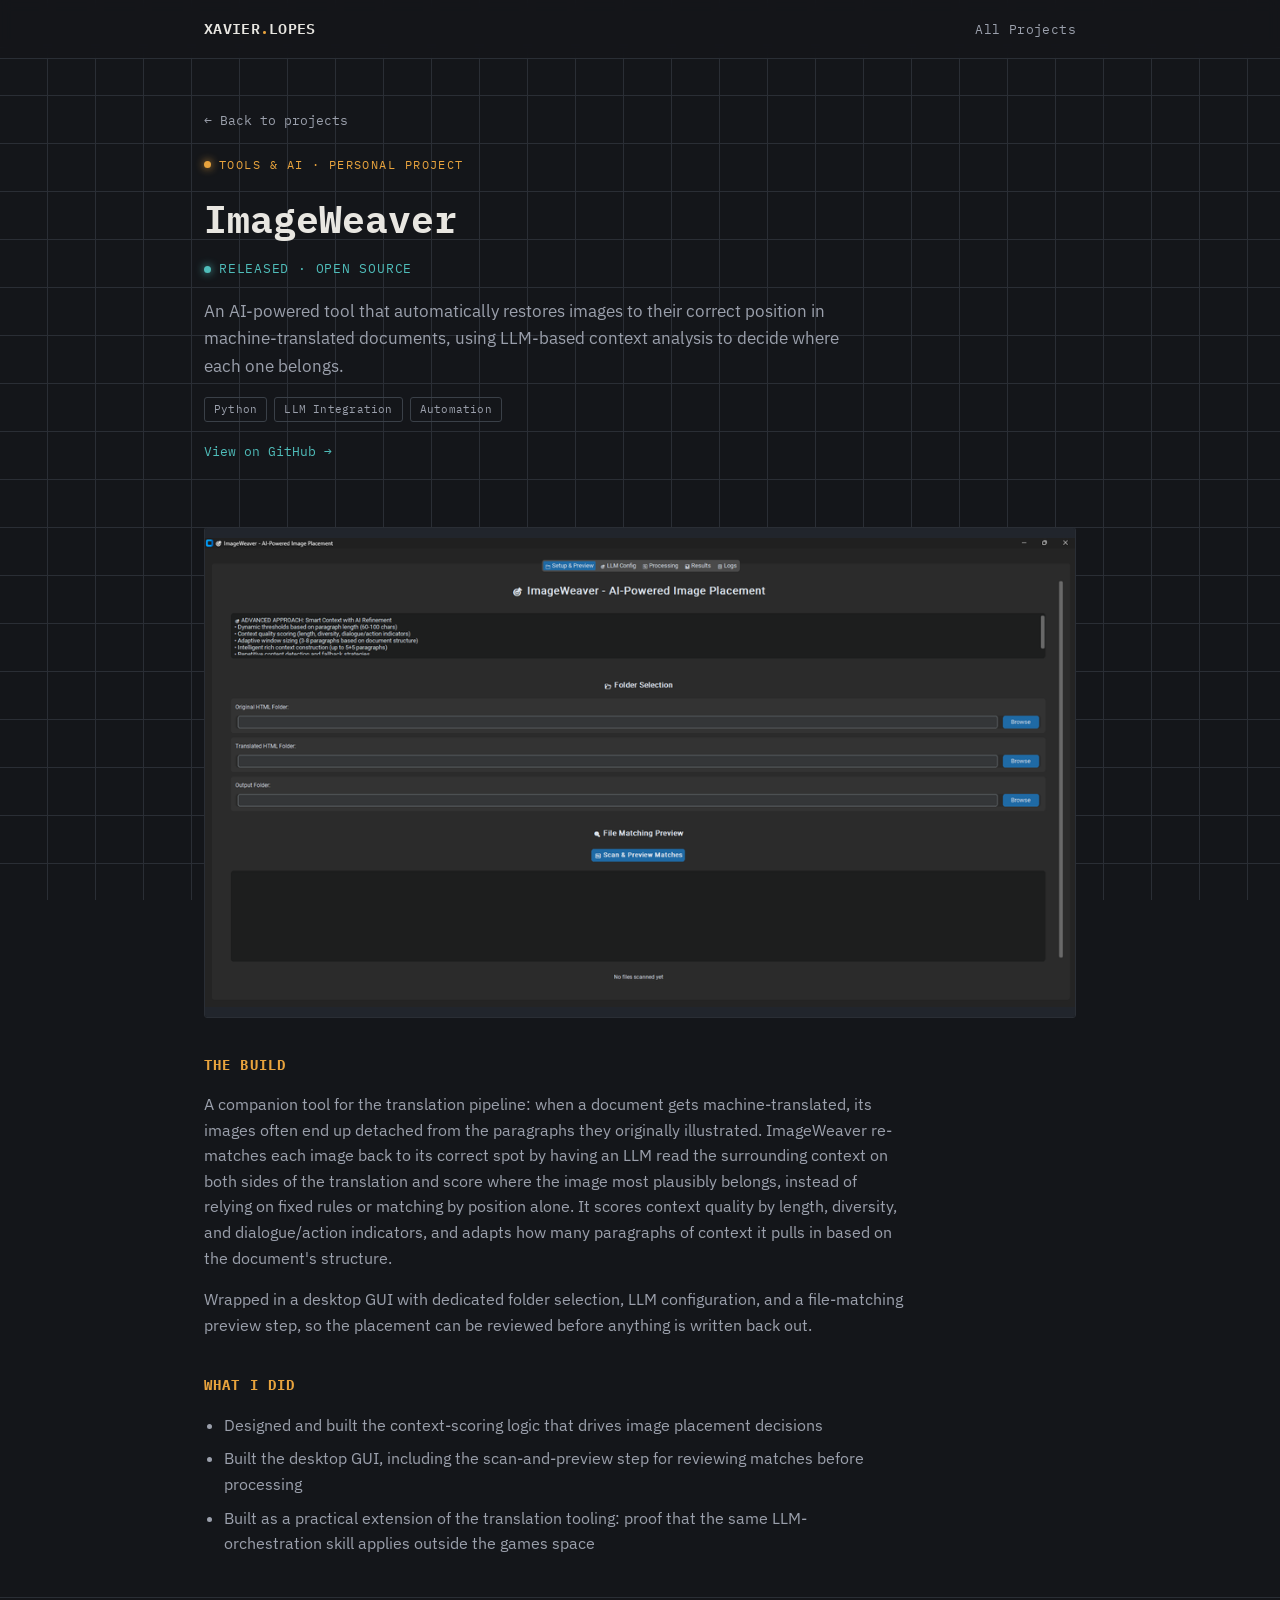
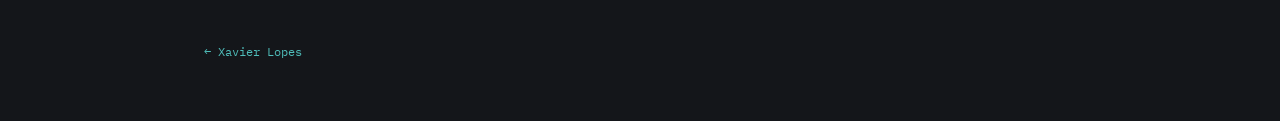
<file: projects/imageweaver.html>
<!DOCTYPE html>
<html lang="en">
<head>
<meta charset="UTF-8">
<meta name="viewport" content="width=device-width, initial-scale=1.0">
<title>ImageWeaver — Xavier Lopes</title>
<link rel="stylesheet" href="../style.css">
</head>
<body>

<header class="site">
  <div class="wrap">
    <div class="brand"><a href="../index.html" style="color:inherit;">XAVIER<span>.</span>LOPES</a></div>
    <nav class="site"><a href="../index.html#projects">All Projects</a></nav>
  </div>
</header>

<div class="wrap">
  <div class="proj-header">
    <a href="../index.html" class="back-link">&larr; Back to projects</a>
    <p class="eyebrow">Tools &amp; AI · Personal Project</p>
    <h1>ImageWeaver</h1>
    <div class="status-line">Released · Open Source</div>
    <p style="color:var(--text-dim); max-width:65ch; font-size:17px;">An AI-powered tool that automatically restores images to their correct position in machine-translated documents, using LLM-based context analysis to decide where each one belongs.</p>
    <div class="tags">
      <span class="tag">Python</span>
      <span class="tag">LLM Integration</span>
      <span class="tag">Automation</span>
    </div>
    <div class="proj-links">
      <a href="https://github.com/shini111/ImageWeaver" target="_blank" rel="noopener">View on GitHub &rarr;</a>
    </div>
  </div>

  <div class="media-row single">
    <div class="media-slot"><img src="images/imageweaver-app.png" alt="ImageWeaver desktop app, showing folder selection and file matching preview" loading="lazy" style="object-fit:contain; background:var(--bg-raised-2);"></div>
  </div>

  <div class="proj-body">
    <h2>The Build</h2>
    <p>A companion tool for the translation pipeline: when a document gets machine-translated, its images often end up detached from the paragraphs they originally illustrated. ImageWeaver re-matches each image back to its correct spot by having an LLM read the surrounding context on both sides of the translation and score where the image most plausibly belongs, instead of relying on fixed rules or matching by position alone. It scores context quality by length, diversity, and dialogue/action indicators, and adapts how many paragraphs of context it pulls in based on the document's structure.</p>
    <p>Wrapped in a desktop GUI with dedicated folder selection, LLM configuration, and a file-matching preview step, so the placement can be reviewed before anything is written back out.</p>

    <h2>What I Did</h2>
    <ul>
      <li>Designed and built the context-scoring logic that drives image placement decisions</li>
      <li>Built the desktop GUI, including the scan-and-preview step for reviewing matches before processing</li>
      <li>Built as a practical extension of the translation tooling: proof that the same LLM-orchestration skill applies outside the games space</li>
    </ul>
  </div>
</div>

<footer class="site">
  <div class="wrap"><p><a href="../index.html">&larr; Xavier Lopes</a></p></div>
</footer>

<script src="../lightbox.js"></script>

</body>
</html>
</file>
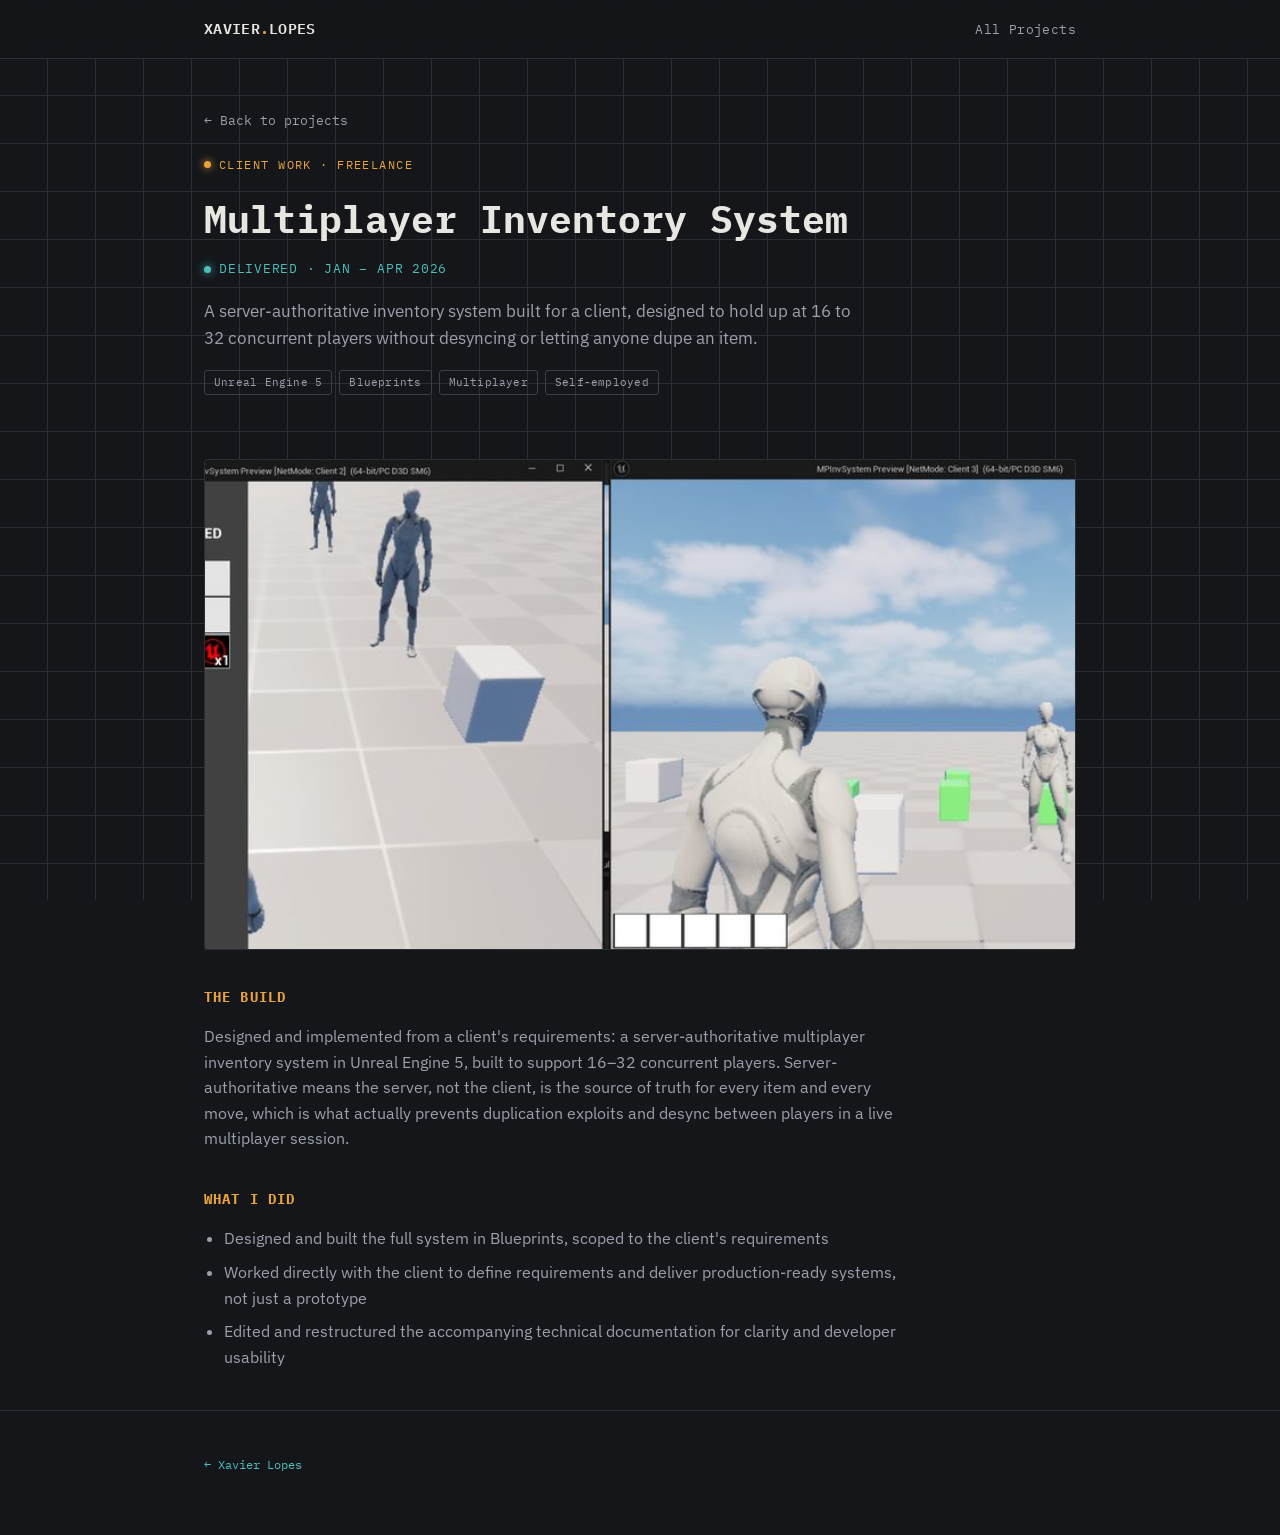
<file: projects/multiplayer-inventory-system.html>
<!DOCTYPE html>
<html lang="en">
<head>
<meta charset="UTF-8">
<meta name="viewport" content="width=device-width, initial-scale=1.0">
<title>Multiplayer Inventory System — Xavier Lopes</title>
<link rel="stylesheet" href="../style.css">
</head>
<body>

<header class="site">
  <div class="wrap">
    <div class="brand"><a href="../index.html" style="color:inherit;">XAVIER<span>.</span>LOPES</a></div>
    <nav class="site"><a href="../index.html#projects">All Projects</a></nav>
  </div>
</header>

<div class="wrap">
  <div class="proj-header">
    <a href="../index.html" class="back-link">&larr; Back to projects</a>
    <p class="eyebrow">Client Work · Freelance</p>
    <h1>Multiplayer Inventory System</h1>
    <div class="status-line">Delivered · Jan – Apr 2026</div>
    <p style="color:var(--text-dim); max-width:65ch; font-size:17px;">A server-authoritative inventory system built for a client, designed to hold up at 16 to 32 concurrent players without desyncing or letting anyone dupe an item.</p>
    <div class="tags">
      <span class="tag">Unreal Engine 5</span>
      <span class="tag">Blueprints</span>
      <span class="tag">Multiplayer</span>
      <span class="tag">Self-employed</span>
    </div>
  </div>

  <div class="media-row single">
    <div class="media-slot"><img src="images/inventory-system-demo.jpg" alt="Multiplayer inventory system running across two networked clients" loading="lazy"></div>
  </div>

  <div class="proj-body">
    <h2>The Build</h2>
    <p>Designed and implemented from a client's requirements: a server-authoritative multiplayer inventory system in Unreal Engine 5, built to support 16&ndash;32 concurrent players. Server-authoritative means the server, not the client, is the source of truth for every item and every move, which is what actually prevents duplication exploits and desync between players in a live multiplayer session.</p>

    <h2>What I Did</h2>
    <ul>
      <li>Designed and built the full system in Blueprints, scoped to the client's requirements</li>
      <li>Worked directly with the client to define requirements and deliver production-ready systems, not just a prototype</li>
      <li>Edited and restructured the accompanying technical documentation for clarity and developer usability</li>
    </ul>
  </div>
</div>

<footer class="site">
  <div class="wrap"><p><a href="../index.html">&larr; Xavier Lopes</a></p></div>
</footer>

<script src="../lightbox.js"></script>

</body>
</html>
</file>
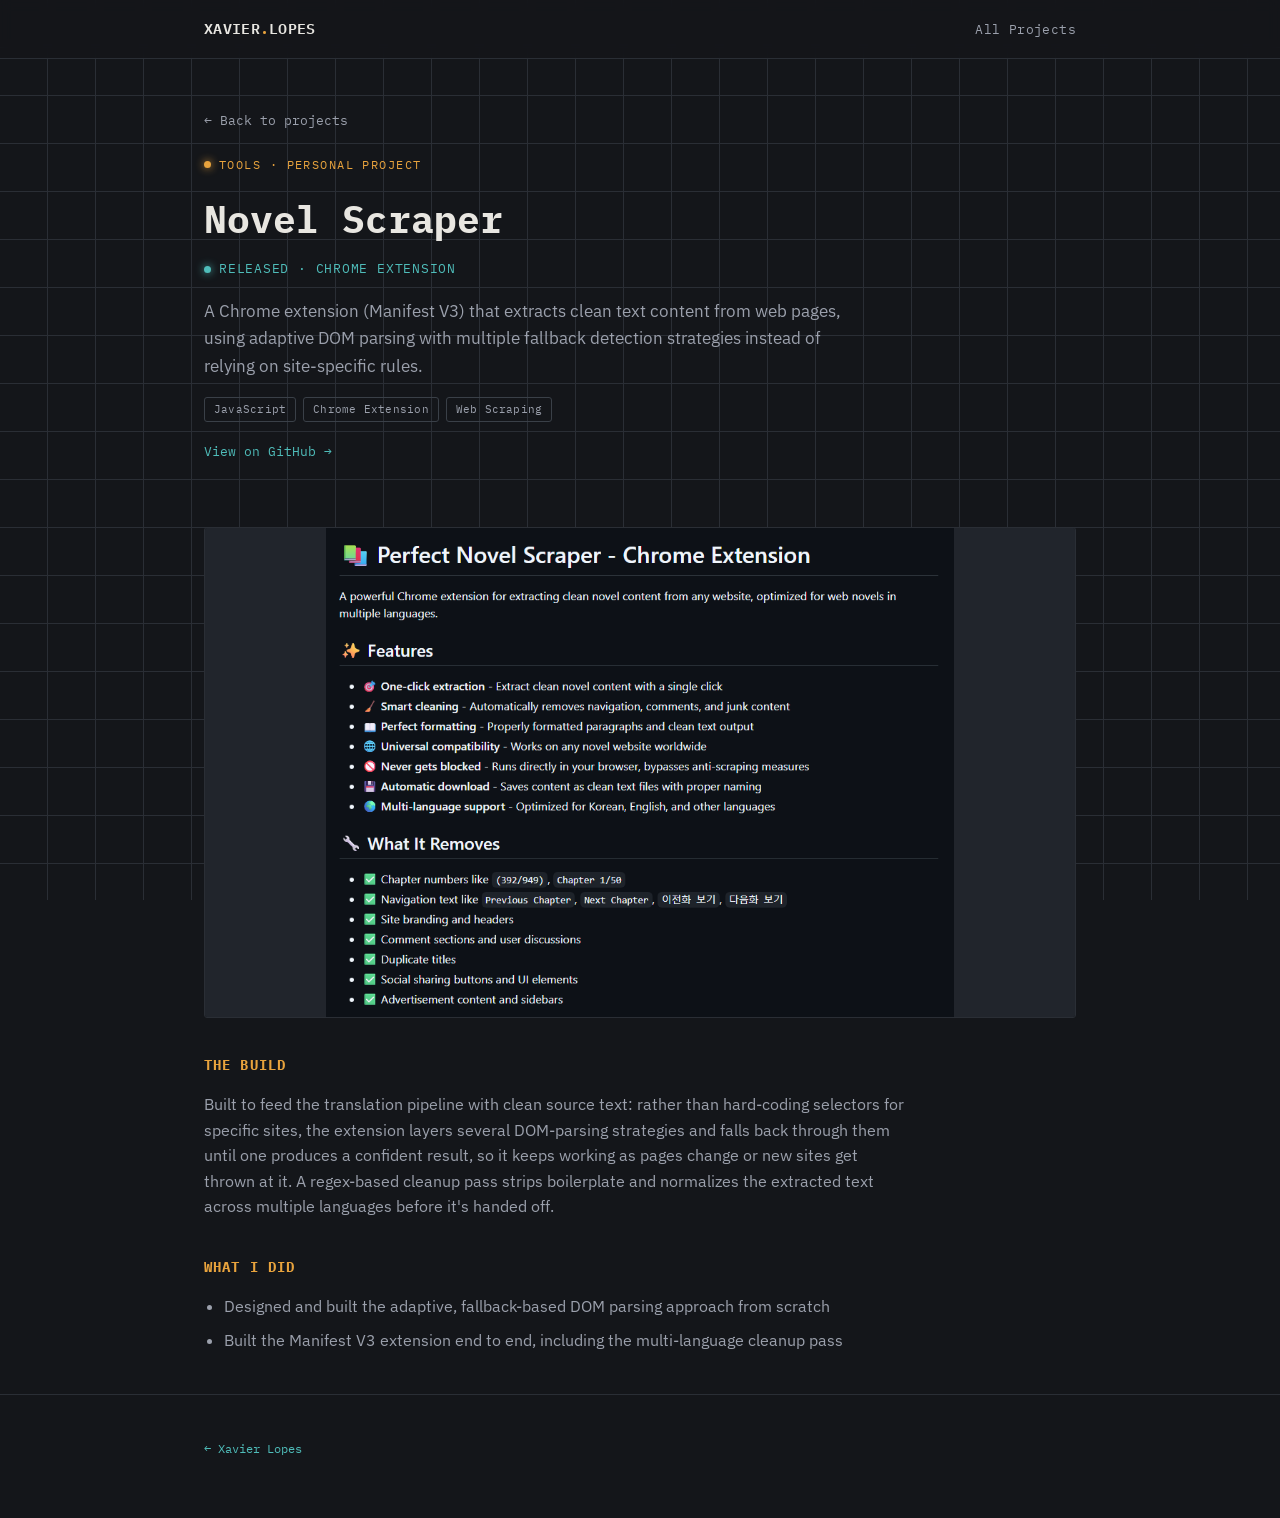
<file: projects/novel-scraper.html>
<!DOCTYPE html>
<html lang="en">
<head>
<meta charset="UTF-8">
<meta name="viewport" content="width=device-width, initial-scale=1.0">
<title>Novel Scraper — Xavier Lopes</title>
<link rel="stylesheet" href="../style.css">
</head>
<body>

<header class="site">
  <div class="wrap">
    <div class="brand"><a href="../index.html" style="color:inherit;">XAVIER<span>.</span>LOPES</a></div>
    <nav class="site"><a href="../index.html#projects">All Projects</a></nav>
  </div>
</header>

<div class="wrap">
  <div class="proj-header">
    <a href="../index.html" class="back-link">&larr; Back to projects</a>
    <p class="eyebrow">Tools · Personal Project</p>
    <h1>Novel Scraper</h1>
    <div class="status-line">Released · Chrome Extension</div>
    <p style="color:var(--text-dim); max-width:65ch; font-size:17px;">A Chrome extension (Manifest V3) that extracts clean text content from web pages, using adaptive DOM parsing with multiple fallback detection strategies instead of relying on site-specific rules.</p>
    <div class="tags">
      <span class="tag">JavaScript</span>
      <span class="tag">Chrome Extension</span>
      <span class="tag">Web Scraping</span>
    </div>
    <div class="proj-links">
      <a href="https://github.com/shini111/novel-scraper-extension" target="_blank" rel="noopener">View on GitHub &rarr;</a>
    </div>
  </div>

  <div class="media-row single">
    <div class="media-slot"><img src="images/novel-scraper-app.png" alt="Novel Scraper extension popup, showing one-click extraction and multi-language cleanup features" loading="lazy" style="object-fit:contain; background:var(--bg-raised-2);"></div>
  </div>

  <div class="proj-body">
    <h2>The Build</h2>
    <p>Built to feed the translation pipeline with clean source text: rather than hard-coding selectors for specific sites, the extension layers several DOM-parsing strategies and falls back through them until one produces a confident result, so it keeps working as pages change or new sites get thrown at it. A regex-based cleanup pass strips boilerplate and normalizes the extracted text across multiple languages before it's handed off.</p>

    <h2>What I Did</h2>
    <ul>
      <li>Designed and built the adaptive, fallback-based DOM parsing approach from scratch</li>
      <li>Built the Manifest V3 extension end to end, including the multi-language cleanup pass</li>
    </ul>
  </div>
</div>

<footer class="site">
  <div class="wrap"><p><a href="../index.html">&larr; Xavier Lopes</a></p></div>
</footer>

<script src="../lightbox.js"></script>

</body>
</html>
</file>
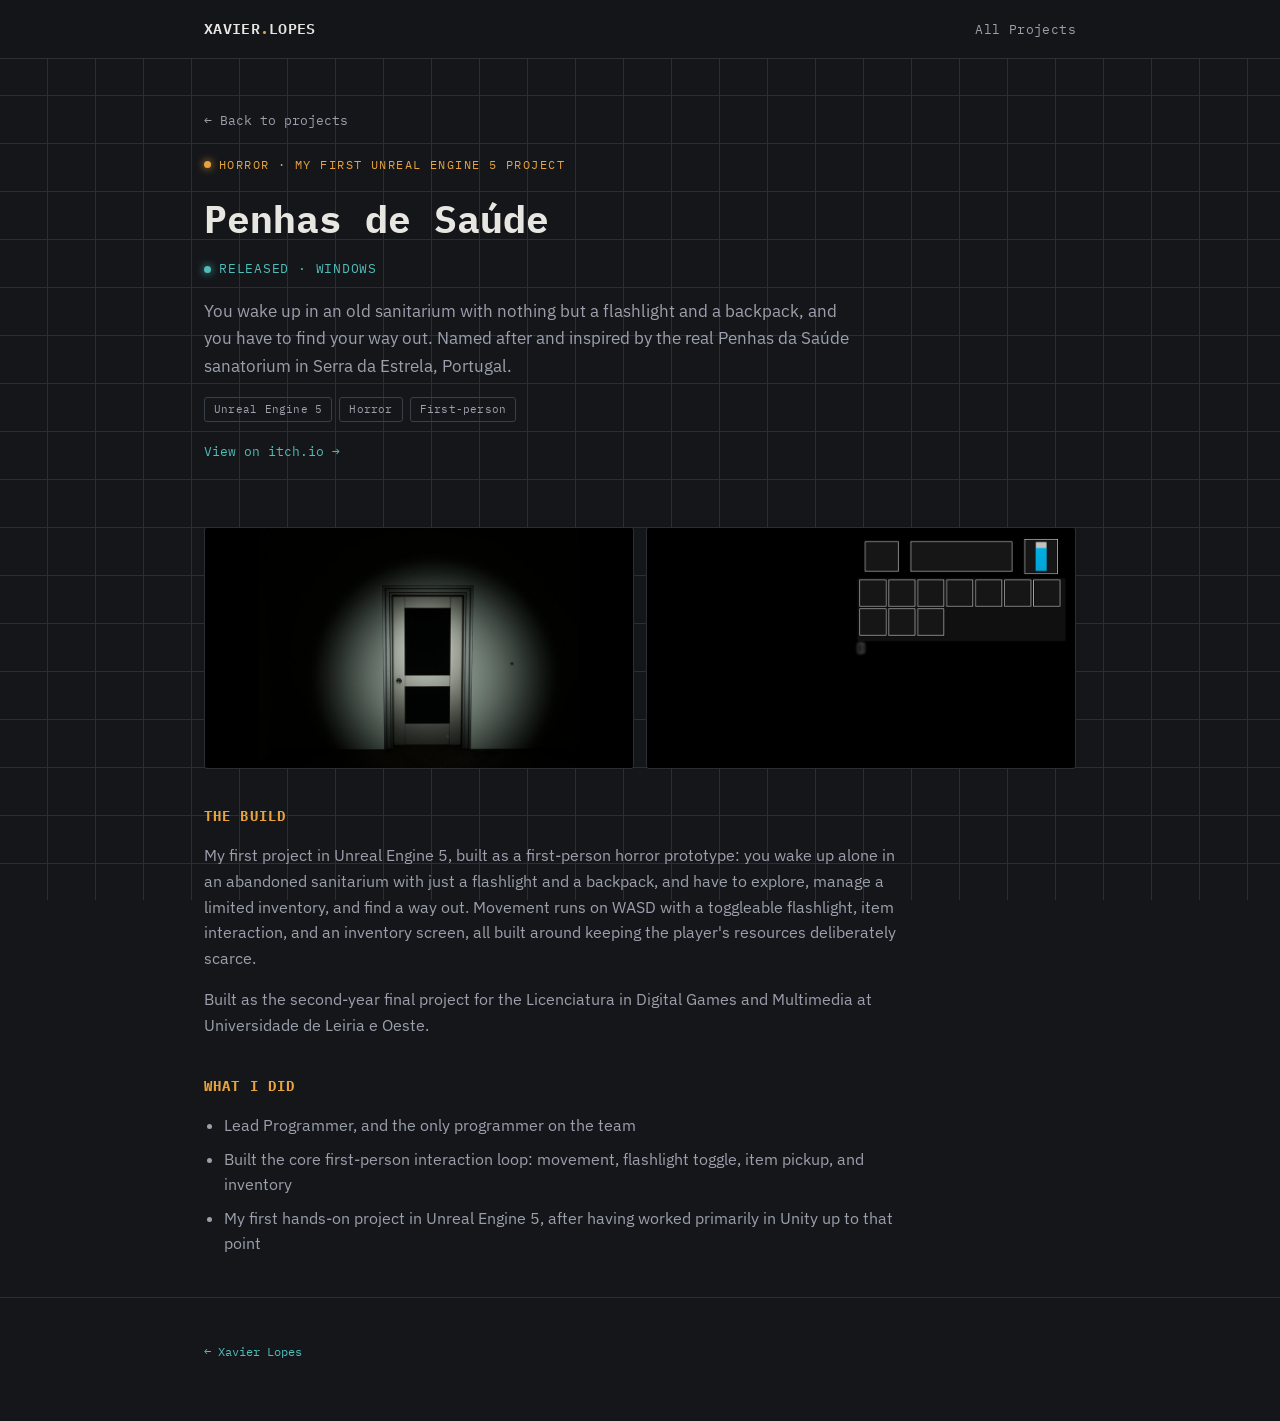
<file: projects/penhas-de-saude.html>
<!DOCTYPE html>
<html lang="en">
<head>
<meta charset="UTF-8">
<meta name="viewport" content="width=device-width, initial-scale=1.0">
<title>Penhas de Saúde — Xavier Lopes</title>
<link rel="stylesheet" href="../style.css">
</head>
<body>

<header class="site">
  <div class="wrap">
    <div class="brand"><a href="../index.html" style="color:inherit;">XAVIER<span>.</span>LOPES</a></div>
    <nav class="site"><a href="../index.html#projects">All Projects</a></nav>
  </div>
</header>

<div class="wrap">
  <div class="proj-header">
    <a href="../index.html" class="back-link">&larr; Back to projects</a>
    <p class="eyebrow">Horror · My First Unreal Engine 5 Project</p>
    <h1>Penhas de Saúde</h1>
    <div class="status-line">Released · Windows</div>
    <p style="color:var(--text-dim); max-width:65ch; font-size:17px;">You wake up in an old sanitarium with nothing but a flashlight and a backpack, and you have to find your way out. Named after and inspired by the real Penhas da Saúde sanatorium in Serra da Estrela, Portugal.</p>
    <div class="tags">
      <span class="tag">Unreal Engine 5</span>
      <span class="tag">Horror</span>
      <span class="tag">First-person</span>
    </div>
    <div class="proj-links">
      <a href="https://freezingcorpsestudios.itch.io/penhas-de-saude" target="_blank" rel="noopener">View on itch.io &rarr;</a>
    </div>
  </div>

  <div class="media-row">
    <div class="media-slot"><img src="images/penhas-door.jpg" alt="Penhas de Saúde dark sanitarium corridor with a single lit door" loading="lazy"></div>
    <div class="media-slot"><img src="images/penhas-inventory.png" alt="Penhas de Saúde inventory and flashlight battery UI" loading="lazy"></div>
  </div>

  <div class="proj-body">
    <h2>The Build</h2>
    <p>My first project in Unreal Engine 5, built as a first-person horror prototype: you wake up alone in an abandoned sanitarium with just a flashlight and a backpack, and have to explore, manage a limited inventory, and find a way out. Movement runs on WASD with a toggleable flashlight, item interaction, and an inventory screen, all built around keeping the player's resources deliberately scarce.</p>
    <p>Built as the second-year final project for the Licenciatura in Digital Games and Multimedia at Universidade de Leiria e Oeste.</p>

    <h2>What I Did</h2>
    <ul>
      <li>Lead Programmer, and the only programmer on the team</li>
      <li>Built the core first-person interaction loop: movement, flashlight toggle, item pickup, and inventory</li>
      <li>My first hands-on project in Unreal Engine 5, after having worked primarily in Unity up to that point</li>
    </ul>
  </div>
</div>

<footer class="site">
  <div class="wrap"><p><a href="../index.html">&larr; Xavier Lopes</a></p></div>
</footer>

<script src="../lightbox.js"></script>

</body>
</html>
</file>
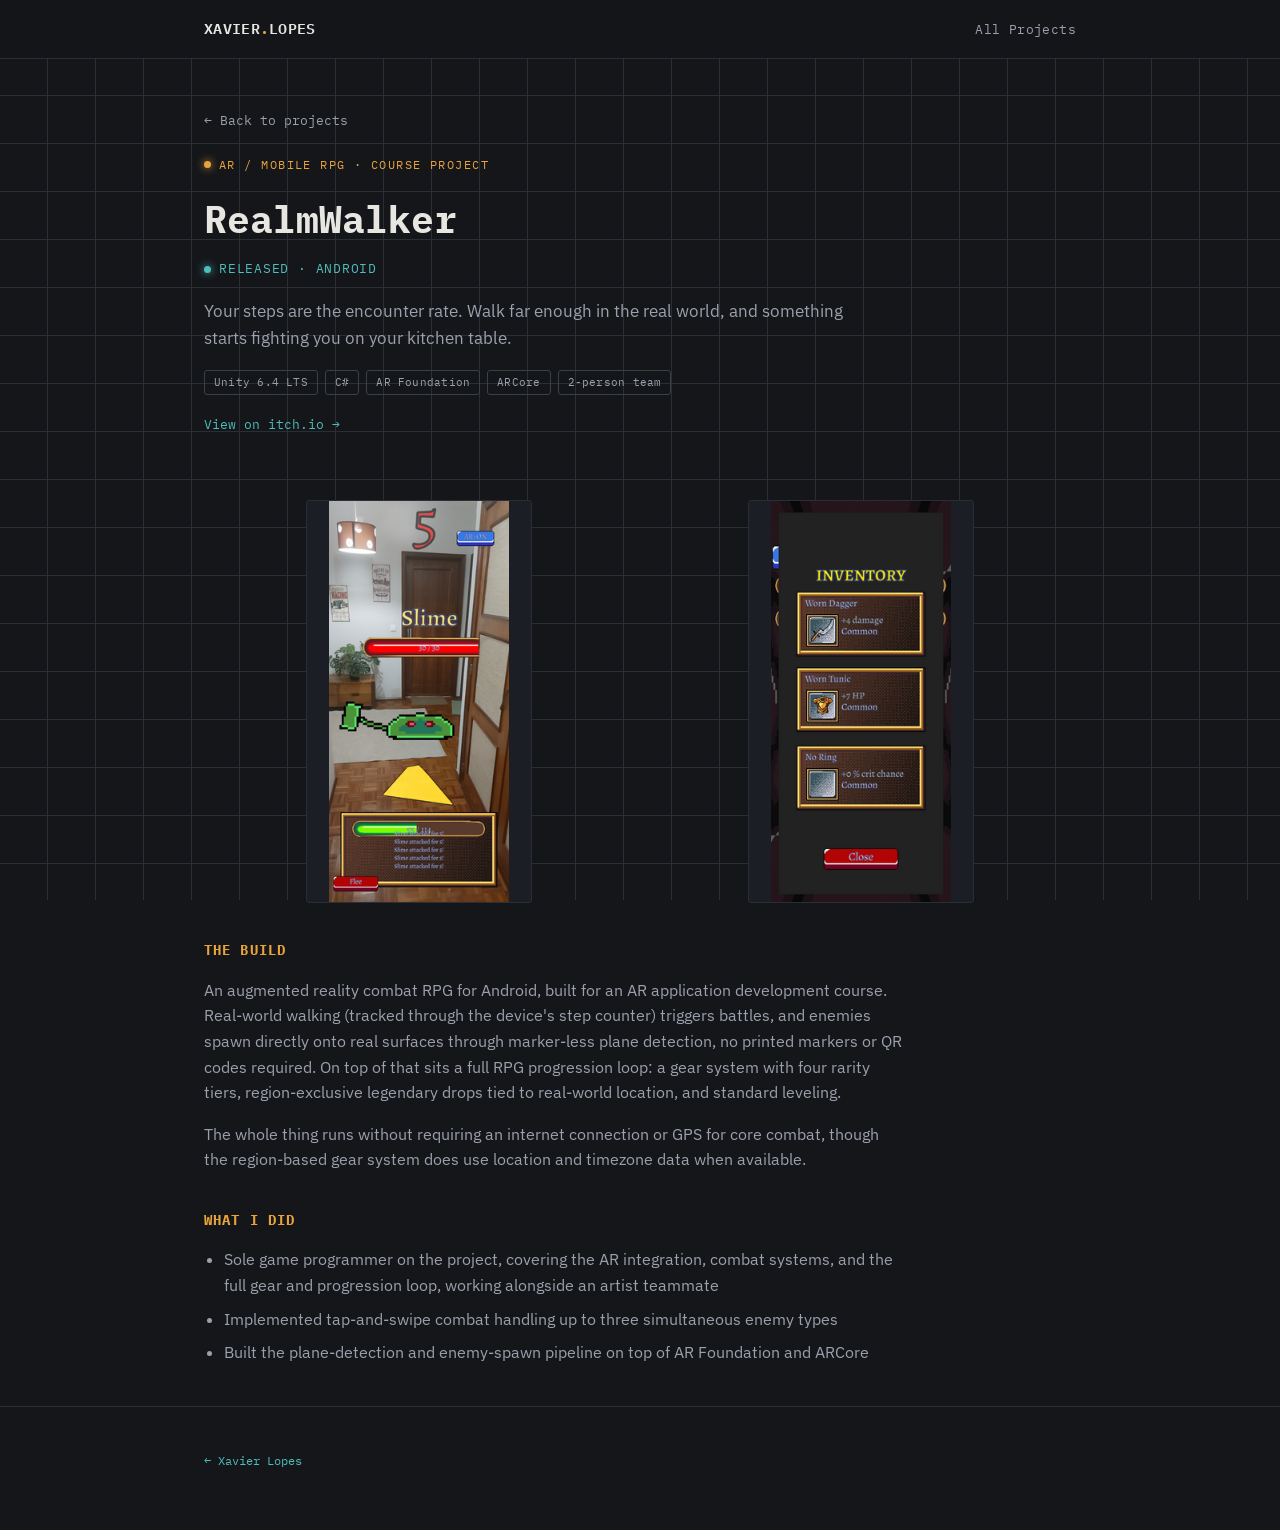
<file: projects/realmwalker.html>
<!DOCTYPE html>
<html lang="en">
<head>
<meta charset="UTF-8">
<meta name="viewport" content="width=device-width, initial-scale=1.0">
<title>RealmWalker — Xavier Lopes</title>
<link rel="stylesheet" href="../style.css">
</head>
<body>

<header class="site">
  <div class="wrap">
    <div class="brand"><a href="../index.html" style="color:inherit;">XAVIER<span>.</span>LOPES</a></div>
    <nav class="site"><a href="../index.html#projects">All Projects</a></nav>
  </div>
</header>

<div class="wrap">
  <div class="proj-header">
    <a href="../index.html" class="back-link">&larr; Back to projects</a>
    <p class="eyebrow">AR / Mobile RPG · Course Project</p>
    <h1>RealmWalker</h1>
    <div class="status-line">Released · Android</div>
    <p style="color:var(--text-dim); max-width:65ch; font-size:17px;">Your steps are the encounter rate. Walk far enough in the real world, and something starts fighting you on your kitchen table.</p>
    <div class="tags">
      <span class="tag">Unity 6.4 LTS</span>
      <span class="tag">C#</span>
      <span class="tag">AR Foundation</span>
      <span class="tag">ARCore</span>
      <span class="tag">2-person team</span>
    </div>
    <div class="proj-links">
      <a href="https://lucstardust.itch.io/realmwalker" target="_blank" rel="noopener">View on itch.io &rarr;</a>
    </div>
  </div>

  <div class="media-row">
    <div class="media-slot portrait"><img src="images/ar-combat.png" alt="AR combat encounter with a slime enemy" loading="lazy"></div>
    <div class="media-slot portrait"><img src="images/gear-system.png" alt="RealmWalker inventory screen" loading="lazy"></div>
  </div>

  <div class="proj-body">
    <h2>The Build</h2>
    <p>An augmented reality combat RPG for Android, built for an AR application development course. Real-world walking (tracked through the device's step counter) triggers battles, and enemies spawn directly onto real surfaces through marker-less plane detection, no printed markers or QR codes required. On top of that sits a full RPG progression loop: a gear system with four rarity tiers, region-exclusive legendary drops tied to real-world location, and standard leveling.</p>
    <p>The whole thing runs without requiring an internet connection or GPS for core combat, though the region-based gear system does use location and timezone data when available.</p>

    <h2>What I Did</h2>
    <ul>
      <li>Sole game programmer on the project, covering the AR integration, combat systems, and the full gear and progression loop, working alongside an artist teammate</li>
      <li>Implemented tap-and-swipe combat handling up to three simultaneous enemy types</li>
      <li>Built the plane-detection and enemy-spawn pipeline on top of AR Foundation and ARCore</li>
    </ul>
  </div>
</div>

<footer class="site">
  <div class="wrap"><p><a href="../index.html">&larr; Xavier Lopes</a></p></div>
</footer>

<script src="../lightbox.js"></script>

</body>
</html>
</file>
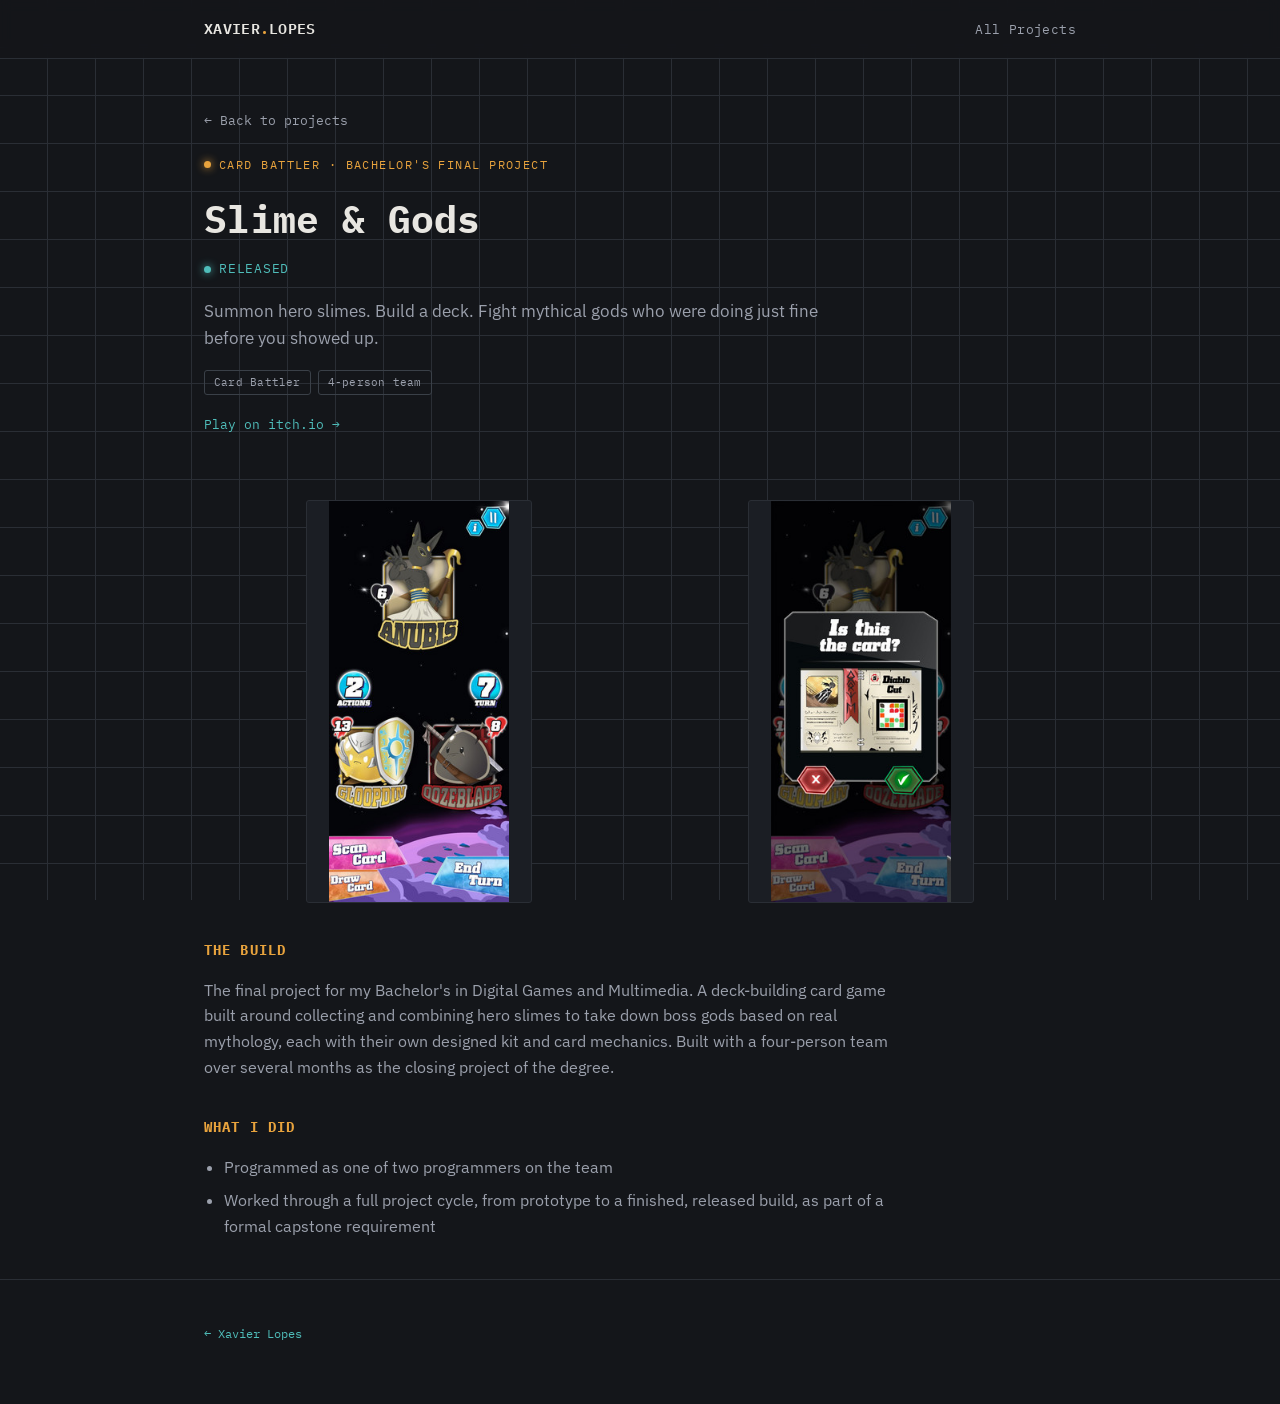
<file: projects/slime-and-gods.html>
<!DOCTYPE html>
<html lang="en">
<head>
<meta charset="UTF-8">
<meta name="viewport" content="width=device-width, initial-scale=1.0">
<title>Slime &amp; Gods — Xavier Lopes</title>
<link rel="stylesheet" href="../style.css">
</head>
<body>

<header class="site">
  <div class="wrap">
    <div class="brand"><a href="../index.html" style="color:inherit;">XAVIER<span>.</span>LOPES</a></div>
    <nav class="site"><a href="../index.html#projects">All Projects</a></nav>
  </div>
</header>

<div class="wrap">
  <div class="proj-header">
    <a href="../index.html" class="back-link">&larr; Back to projects</a>
    <p class="eyebrow">Card Battler · Bachelor's Final Project</p>
    <h1>Slime &amp; Gods</h1>
    <div class="status-line">Released</div>
    <p style="color:var(--text-dim); max-width:65ch; font-size:17px;">Summon hero slimes. Build a deck. Fight mythical gods who were doing just fine before you showed up.</p>
    <div class="tags">
      <span class="tag">Card Battler</span>
      <span class="tag">4-person team</span>
    </div>
    <div class="proj-links">
      <a href="https://slimexgodsteam.itch.io/slime-x-gods" target="_blank" rel="noopener">Play on itch.io &rarr;</a>
    </div>
  </div>

  <div class="media-row">
    <div class="media-slot portrait"><img src="images/card-battle.png" alt="Slime &amp; Gods battle screen with Anubis boss" loading="lazy"></div>
    <div class="media-slot portrait"><img src="images/card-designs.png" alt="Slime &amp; Gods physical card scan confirmation screen" loading="lazy"></div>
  </div>

  <div class="proj-body">
    <h2>The Build</h2>
    <p>The final project for my Bachelor's in Digital Games and Multimedia. A deck-building card game built around collecting and combining hero slimes to take down boss gods based on real mythology, each with their own designed kit and card mechanics. Built with a four-person team over several months as the closing project of the degree.</p>

    <h2>What I Did</h2>
    <ul>
      <li>Programmed as one of two programmers on the team</li>
      <li>Worked through a full project cycle, from prototype to a finished, released build, as part of a formal capstone requirement</li>
    </ul>
  </div>
</div>

<footer class="site">
  <div class="wrap"><p><a href="../index.html">&larr; Xavier Lopes</a></p></div>
</footer>

<script src="../lightbox.js"></script>

</body>
</html>
</file>
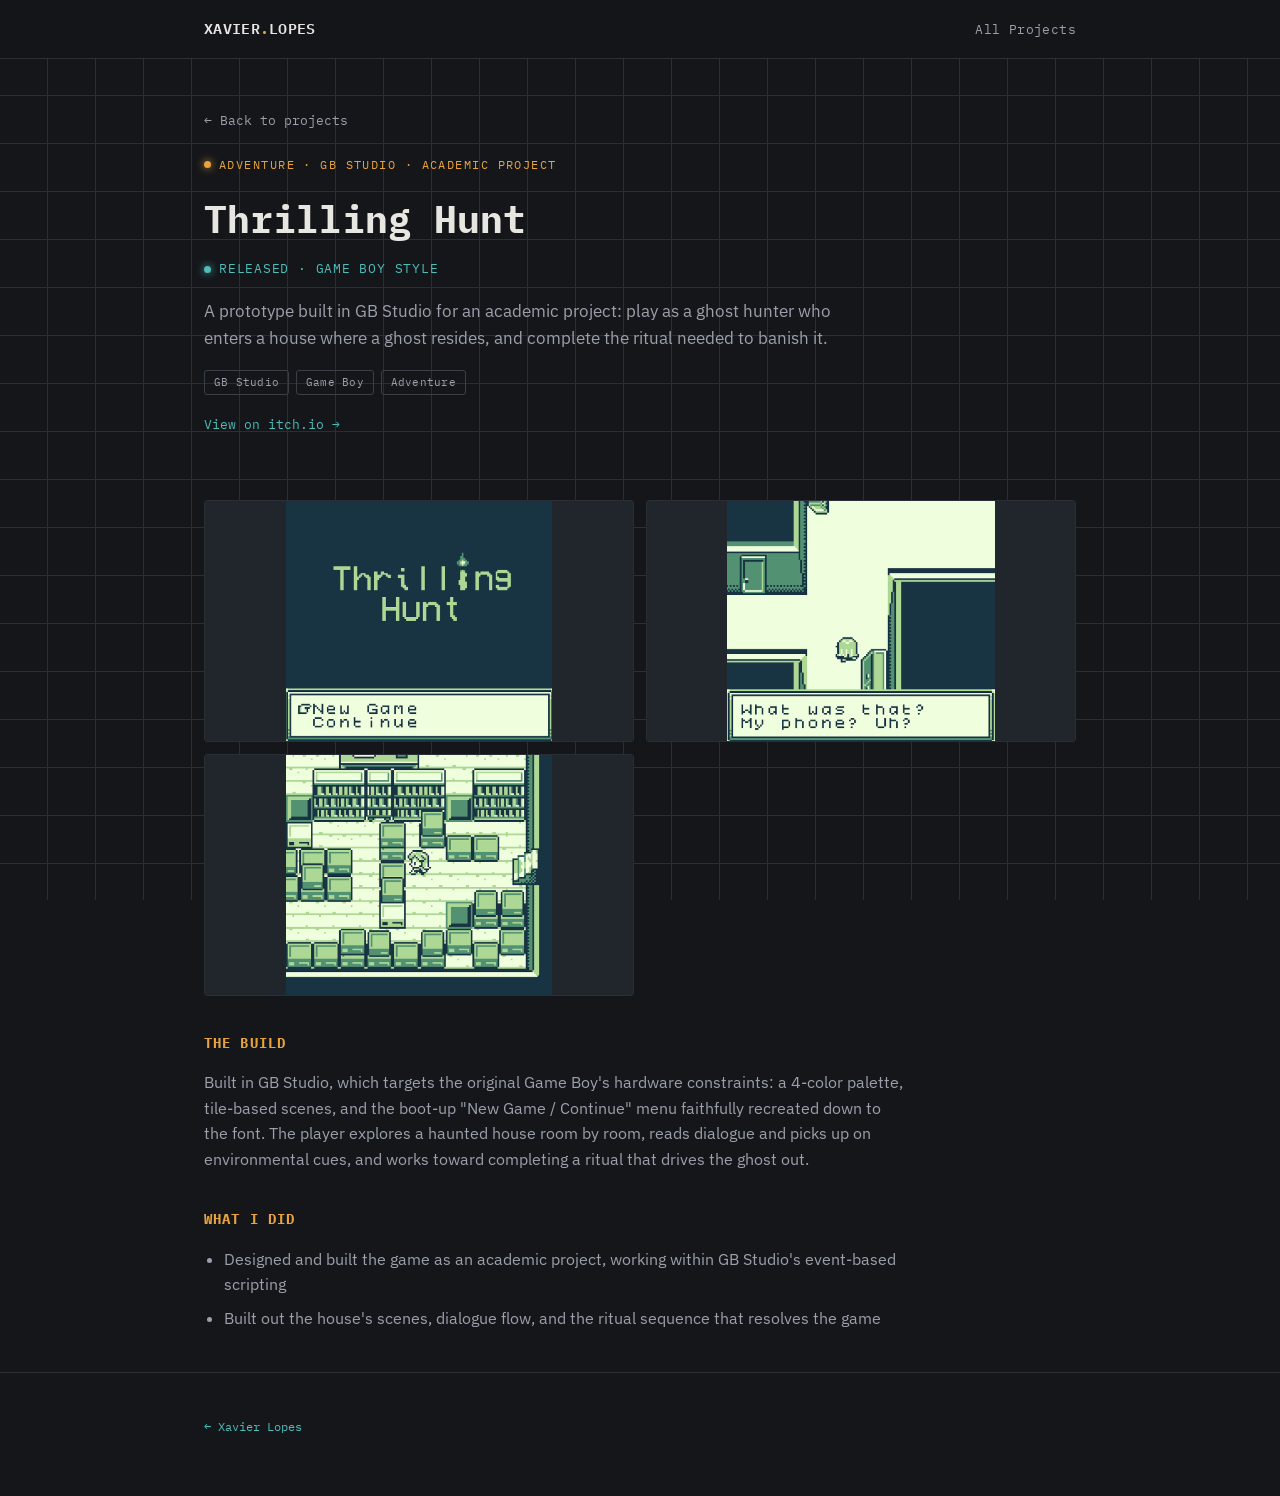
<file: projects/thrilling-hunt.html>
<!DOCTYPE html>
<html lang="en">
<head>
<meta charset="UTF-8">
<meta name="viewport" content="width=device-width, initial-scale=1.0">
<title>Thrilling Hunt — Xavier Lopes</title>
<link rel="stylesheet" href="../style.css">
</head>
<body>

<header class="site">
  <div class="wrap">
    <div class="brand"><a href="../index.html" style="color:inherit;">XAVIER<span>.</span>LOPES</a></div>
    <nav class="site"><a href="../index.html#projects">All Projects</a></nav>
  </div>
</header>

<div class="wrap">
  <div class="proj-header">
    <a href="../index.html" class="back-link">&larr; Back to projects</a>
    <p class="eyebrow">Adventure · GB Studio · Academic Project</p>
    <h1>Thrilling Hunt</h1>
    <div class="status-line">Released · Game Boy Style</div>
    <p style="color:var(--text-dim); max-width:65ch; font-size:17px;">A prototype built in GB Studio for an academic project: play as a ghost hunter who enters a house where a ghost resides, and complete the ritual needed to banish it.</p>
    <div class="tags">
      <span class="tag">GB Studio</span>
      <span class="tag">Game Boy</span>
      <span class="tag">Adventure</span>
    </div>
    <div class="proj-links">
      <a href="https://idjent47.itch.io/thrilling-hunt" target="_blank" rel="noopener">View on itch.io &rarr;</a>
    </div>
  </div>

  <div class="media-row">
    <div class="media-slot"><img src="images/thrilling-hunt-title.png" alt="Thrilling Hunt Game Boy-style title screen" loading="lazy" style="object-fit:contain; background:var(--bg-raised-2);"></div>
    <div class="media-slot"><img src="images/thrilling-hunt-dialogue.png" alt="Thrilling Hunt dialogue scene, phone ringing mid-exploration" loading="lazy" style="object-fit:contain; background:var(--bg-raised-2);"></div>
    <div class="media-slot"><img src="images/thrilling-hunt-library.png" alt="Thrilling Hunt gameplay scene in a library room lined with bookshelves" loading="lazy" style="object-fit:contain; background:var(--bg-raised-2);"></div>
  </div>

  <div class="proj-body">
    <h2>The Build</h2>
    <p>Built in GB Studio, which targets the original Game Boy's hardware constraints: a 4-color palette, tile-based scenes, and the boot-up "New Game / Continue" menu faithfully recreated down to the font. The player explores a haunted house room by room, reads dialogue and picks up on environmental cues, and works toward completing a ritual that drives the ghost out.</p>

    <h2>What I Did</h2>
    <ul>
      <li>Designed and built the game as an academic project, working within GB Studio's event-based scripting</li>
      <li>Built out the house's scenes, dialogue flow, and the ritual sequence that resolves the game</li>
    </ul>
  </div>
</div>

<footer class="site">
  <div class="wrap"><p><a href="../index.html">&larr; Xavier Lopes</a></p></div>
</footer>

<script src="../lightbox.js"></script>

</body>
</html>
</file>
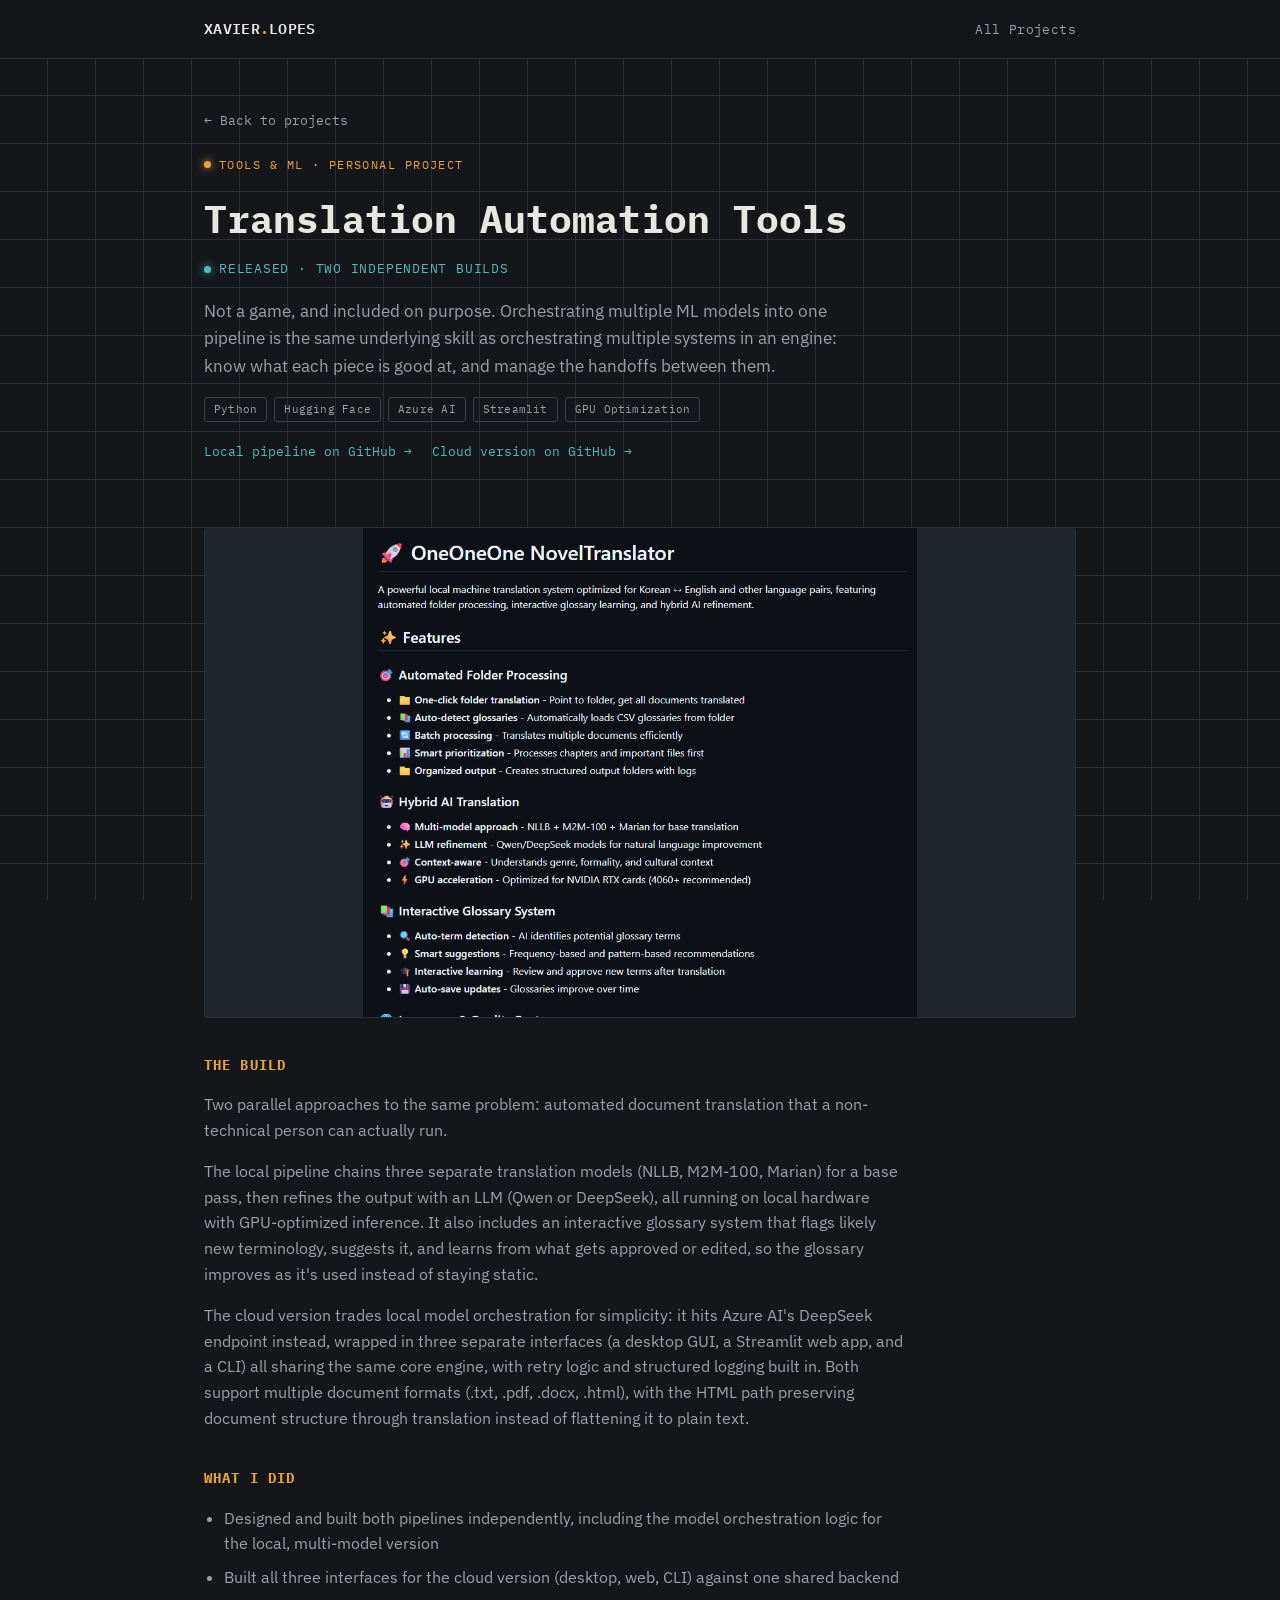
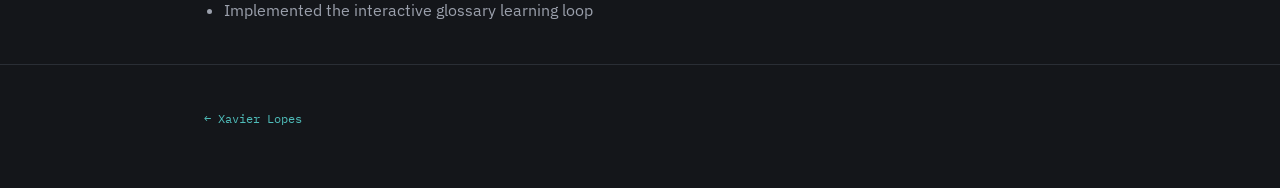
<file: projects/translation-tools.html>
<!DOCTYPE html>
<html lang="en">
<head>
<meta charset="UTF-8">
<meta name="viewport" content="width=device-width, initial-scale=1.0">
<title>Translation Automation Tools — Xavier Lopes</title>
<link rel="stylesheet" href="../style.css">
</head>
<body>

<header class="site">
  <div class="wrap">
    <div class="brand"><a href="../index.html" style="color:inherit;">XAVIER<span>.</span>LOPES</a></div>
    <nav class="site"><a href="../index.html#projects">All Projects</a></nav>
  </div>
</header>

<div class="wrap">
  <div class="proj-header">
    <a href="../index.html" class="back-link">&larr; Back to projects</a>
    <p class="eyebrow">Tools &amp; ML · Personal Project</p>
    <h1>Translation Automation Tools</h1>
    <div class="status-line">Released · Two independent builds</div>
    <p style="color:var(--text-dim); max-width:65ch; font-size:17px;">Not a game, and included on purpose. Orchestrating multiple ML models into one pipeline is the same underlying skill as orchestrating multiple systems in an engine: know what each piece is good at, and manage the handoffs between them.</p>
    <div class="tags">
      <span class="tag">Python</span>
      <span class="tag">Hugging Face</span>
      <span class="tag">Azure AI</span>
      <span class="tag">Streamlit</span>
      <span class="tag">GPU Optimization</span>
    </div>
    <div class="proj-links">
      <a href="https://github.com/shini111/OneOneOne-NovelTranslator" target="_blank" rel="noopener">Local pipeline on GitHub &rarr;</a>
      <a href="https://github.com/shini111/Azure_OneOneOneTranslator" target="_blank" rel="noopener">Cloud version on GitHub &rarr;</a>
    </div>
  </div>

  <div class="media-row single">
    <div class="media-slot"><img src="images/app-interface.png" alt="OneOneOne NovelTranslator feature overview" loading="lazy" style="object-fit:contain; background:var(--bg-raised-2);"></div>
  </div>

  <div class="proj-body">
    <h2>The Build</h2>
    <p>Two parallel approaches to the same problem: automated document translation that a non-technical person can actually run.</p>
    <p>The local pipeline chains three separate translation models (NLLB, M2M-100, Marian) for a base pass, then refines the output with an LLM (Qwen or DeepSeek), all running on local hardware with GPU-optimized inference. It also includes an interactive glossary system that flags likely new terminology, suggests it, and learns from what gets approved or edited, so the glossary improves as it's used instead of staying static.</p>
    <p>The cloud version trades local model orchestration for simplicity: it hits Azure AI's DeepSeek endpoint instead, wrapped in three separate interfaces (a desktop GUI, a Streamlit web app, and a CLI) all sharing the same core engine, with retry logic and structured logging built in. Both support multiple document formats (.txt, .pdf, .docx, .html), with the HTML path preserving document structure through translation instead of flattening it to plain text.</p>

    <h2>What I Did</h2>
    <ul>
      <li>Designed and built both pipelines independently, including the model orchestration logic for the local, multi-model version</li>
      <li>Built all three interfaces for the cloud version (desktop, web, CLI) against one shared backend</li>
      <li>Implemented the interactive glossary learning loop</li>
    </ul>
  </div>
</div>

<footer class="site">
  <div class="wrap"><p><a href="../index.html">&larr; Xavier Lopes</a></p></div>
</footer>

<script src="../lightbox.js"></script>

</body>
</html>
</file>
<file: style.css>
@import url('https://fonts.googleapis.com/css2?family=IBM+Plex+Mono:wght@400;500;600&family=IBM+Plex+Sans:wght@400;500;600&display=swap');

:root {
  --bg: #14161a;
  --bg-raised: #1b1e24;
  --bg-raised-2: #21252c;
  --text: #e8e6e1;
  --text-dim: #9ba0ac;
  --text-faint: #656b78;
  --accent: #e8a33d;
  --accent-dim: #8a6428;
  --cyan: #4fbdba;
  --danger: #c25450;
  --border: #2a2e35;
  --border-bright: #3a4048;
  --font-display: 'IBM Plex Mono', ui-monospace, monospace;
  --font-body: 'IBM Plex Sans', -apple-system, sans-serif;
  --radius: 3px;
}

* { box-sizing: border-box; }

html { scroll-behavior: smooth; }

@media (prefers-reduced-motion: reduce) {
  html { scroll-behavior: auto; }
  * { animation-duration: 0.01ms !important; transition-duration: 0.01ms !important; }
}

body {
  margin: 0;
  background: var(--bg);
  background-image:
    linear-gradient(var(--border) 1px, transparent 1px),
    linear-gradient(90deg, var(--border) 1px, transparent 1px);
  background-size: 48px 48px;
  background-attachment: fixed;
  background-position: -1px -1px;
  color: var(--text);
  font-family: var(--font-body);
  font-size: 16px;
  line-height: 1.6;
  -webkit-font-smoothing: antialiased;
}

a { color: var(--cyan); text-decoration: none; }
a:hover { text-decoration: underline; }
a:focus-visible, button:focus-visible { outline: 2px solid var(--accent); outline-offset: 3px; }

.wrap { max-width: 920px; margin: 0 auto; padding: 0 24px; }

/* ---------- Header ---------- */
header.site {
  border-bottom: 1px solid var(--border);
  background: rgba(20, 22, 26, 0.9);
  backdrop-filter: blur(6px);
  position: sticky; top: 0; z-index: 10;
}
header.site .wrap {
  display: flex; align-items: center; justify-content: space-between;
  padding-top: 16px; padding-bottom: 16px;
}
.brand {
  font-family: var(--font-display); font-weight: 600; font-size: 15px;
  color: var(--text); letter-spacing: 0.02em;
}
.brand span { color: var(--accent); }
nav.site a {
  font-family: var(--font-display); font-size: 13px; color: var(--text-dim);
  margin-left: 22px; letter-spacing: 0.03em;
}
nav.site a:hover { color: var(--text); text-decoration: none; }

/* ---------- Hero ---------- */
.hero { padding: 72px 0 48px; }
.eyebrow {
  font-family: var(--font-display); font-size: 12px; color: var(--accent);
  letter-spacing: 0.12em; text-transform: uppercase; margin: 0 0 14px;
  display: flex; align-items: center; gap: 8px;
}
.eyebrow::before {
  content: ''; width: 7px; height: 7px; border-radius: 50%;
  background: var(--accent); box-shadow: 0 0 8px var(--accent); flex-shrink: 0;
}
h1.hero-name {
  font-family: var(--font-display); font-size: clamp(32px, 5vw, 46px);
  font-weight: 600; margin: 0 0 6px; letter-spacing: -0.01em;
}
.hero-role { font-size: 19px; color: var(--text-dim); margin: 0 0 22px; max-width: 60ch; }
.hero-links { display: flex; flex-wrap: wrap; align-items: center; gap: 10px 18px; font-family: var(--font-display); font-size: 13px; }
.hero-links a { color: var(--text-dim); border-bottom: 1px dashed var(--border-bright); padding-bottom: 1px; }
.hero-links a:hover { color: var(--cyan); border-color: var(--cyan); text-decoration: none; }
.email-group { display: inline-flex; align-items: center; gap: 8px; }

/* ---------- Copy-to-clipboard button ---------- */
.copy-btn {
  font-family: var(--font-display); font-size: 11px; letter-spacing: 0.03em;
  color: var(--text-faint); background: transparent;
  border: 1px solid var(--border-bright); border-radius: var(--radius);
  padding: 2px 8px; cursor: pointer; line-height: 1.6;
  transition: color 0.15s ease, border-color 0.15s ease;
}
.copy-btn:hover { color: var(--cyan); border-color: var(--cyan); }
.copy-btn.is-copied { color: var(--bg); background: var(--cyan); border-color: var(--cyan); }
p.lead .copy-btn { margin-left: 2px; vertical-align: middle; }

/* ---------- Stat readout ---------- */
.readout {
  display: grid; grid-template-columns: repeat(4, 1fr); gap: 1px;
  background: var(--border); border: 1px solid var(--border); border-radius: var(--radius);
  margin: 40px 0; overflow: hidden;
}
.readout div { background: var(--bg-raised); padding: 16px 14px; }
.readout .val { font-family: var(--font-display); font-size: 24px; font-weight: 600; color: var(--accent); }
.readout .lbl { font-family: var(--font-display); font-size: 11px; color: var(--text-faint); text-transform: uppercase; letter-spacing: 0.08em; margin-top: 4px; }
@media (max-width: 640px) { .readout { grid-template-columns: repeat(2, 1fr); } }

/* ---------- Section ---------- */
section.block { padding: 44px 0; border-top: 1px solid var(--border); }
h2.section-title {
  font-family: var(--font-display); font-size: 13px; color: var(--text-faint);
  text-transform: uppercase; letter-spacing: 0.1em; margin: 0 0 22px;
  display: flex; align-items: center; gap: 12px;
}
h2.section-title::after { content: ''; flex: 1; height: 1px; background: var(--border); }
p.lead { font-size: 17px; color: var(--text-dim); max-width: 68ch; }

/* ---------- Experience card ---------- */
.log-entry {
  background: var(--bg-raised); border: 1px solid var(--border); border-radius: var(--radius);
  padding: 22px 24px;
}
.log-entry .status { font-family: var(--font-display); font-size: 11px; color: var(--cyan); text-transform: uppercase; letter-spacing: 0.08em; margin-bottom: 8px; }
.log-entry h3 { margin: 0 0 4px; font-size: 19px; }
.log-entry .meta { font-family: var(--font-display); font-size: 12px; color: var(--text-faint); margin-bottom: 14px; }
.log-entry ul { margin: 0; padding-left: 20px; color: var(--text-dim); }
.log-entry li { margin-bottom: 6px; }
.log-entry .tags { margin-top: 16px; }

/* ---------- Project grid ---------- */
.grid { display: grid; grid-template-columns: 1fr 1fr; gap: 16px; }
@media (max-width: 680px) { .grid { grid-template-columns: 1fr; } }

.card {
  display: block; background: var(--bg-raised); border: 1px solid var(--border);
  border-radius: var(--radius); overflow: hidden; transition: border-color 0.15s, transform 0.15s;
}
.card:hover { border-color: var(--accent-dim); transform: translateY(-2px); text-decoration: none; }
.card .thumb {
  aspect-ratio: 16/9; background: var(--bg-raised-2); position: relative; overflow: hidden;
  display: flex; align-items: center; justify-content: center;
  border-bottom: 1px solid var(--border);
}
.card .thumb img { width: 100%; height: 100%; object-fit: cover; display: block; }
.card .thumb .placeholder { font-family: var(--font-display); font-size: 11px; color: var(--text-faint); text-align: center; padding: 12px; }
.card .body { padding: 16px 18px; }
.card .cat { font-family: var(--font-display); font-size: 11px; color: var(--accent); text-transform: uppercase; letter-spacing: 0.06em; }
.card h3 { margin: 8px 0 6px; font-size: 18px; color: var(--text); }
.card p { margin: 0; font-size: 14px; color: var(--text-dim); }

/* ---------- Tags ---------- */
.tags { display: flex; flex-wrap: wrap; gap: 7px; }
.tag {
  font-family: var(--font-display); font-size: 11px; color: var(--text-dim);
  border: 1px solid var(--border-bright); border-radius: var(--radius);
  padding: 3px 9px; letter-spacing: 0.02em;
}

/* ---------- Project page ---------- */
.proj-header { padding: 48px 0 32px; }
.back-link { font-family: var(--font-display); font-size: 13px; color: var(--text-dim); display: inline-block; margin-bottom: 24px; }
.back-link:hover { color: var(--cyan); }
.proj-header h1 { font-family: var(--font-display); font-size: clamp(28px, 4.5vw, 38px); margin: 0 0 10px; }
.status-line { font-family: var(--font-display); font-size: 13px; color: var(--cyan); text-transform: uppercase; letter-spacing: 0.06em; margin-bottom: 18px; display: flex; align-items: center; gap: 8px; }
.status-line::before { content: ''; width: 7px; height: 7px; border-radius: 50%; background: var(--cyan); box-shadow: 0 0 8px var(--cyan); }
.proj-links { display: flex; flex-wrap: wrap; gap: 10px 20px; font-family: var(--font-display); font-size: 13px; margin-top: 20px; }

.media-row { display: grid; grid-template-columns: 1fr 1fr; gap: 12px; margin: 32px 0; }
@media (max-width: 680px) { .media-row { grid-template-columns: 1fr; } }
.media-row.single { grid-template-columns: 1fr; }
.media-slot {
  aspect-ratio: 16/9; background: var(--bg-raised); border: 1px solid var(--border); border-radius: var(--radius);
  display: flex; align-items: center; justify-content: center; overflow: hidden;
}
.media-slot img { width: 100%; height: 100%; object-fit: cover; }
.media-slot .placeholder { font-family: var(--font-display); font-size: 12px; color: var(--text-faint); text-align: center; padding: 16px; }
.media-slot.portrait { aspect-ratio: 9/16; max-width: 300px; margin: 0 auto; }
.media-slot.portrait img { object-fit: contain; }

.proj-body h2 { font-family: var(--font-display); font-size: 14px; color: var(--accent); text-transform: uppercase; letter-spacing: 0.08em; margin: 36px 0 14px; }
.proj-body p { color: var(--text-dim); max-width: 70ch; }
.proj-body ul { color: var(--text-dim); max-width: 70ch; padding-left: 20px; }
.proj-body li { margin-bottom: 8px; }

.credits { display: flex; flex-wrap: wrap; gap: 6px 14px; font-size: 14px; color: var(--text-dim); }
.credits strong { color: var(--text); font-weight: 500; }

/* ---------- Footer ---------- */
footer.site { border-top: 1px solid var(--border); padding: 32px 0 48px; margin-top: 40px; }
footer.site p { font-family: var(--font-display); font-size: 12px; color: var(--text-faint); }

/* ---------- Lightbox ---------- */
.media-slot img { cursor: zoom-in; }
.lightbox-overlay {
  display: none;
  position: fixed; inset: 0; z-index: 100;
  background: rgba(10, 11, 13, 0.92);
  align-items: center; justify-content: center;
  padding: 40px; cursor: zoom-out;
}
.lightbox-overlay.is-open { display: flex; }
.lightbox-overlay img {
  max-width: 100%; max-height: 100%;
  object-fit: contain;
  border: 1px solid var(--border-bright); border-radius: var(--radius);
  box-shadow: 0 20px 60px rgba(0,0,0,0.5);
  cursor: default;
}
.lightbox-close {
  position: fixed; top: 20px; right: 28px;
  font-family: var(--font-display); font-size: 13px; color: var(--text-dim);
  background: transparent; border: 1px solid var(--border-bright); border-radius: var(--radius);
  padding: 6px 12px; cursor: pointer; z-index: 101;
}
.lightbox-close:hover { color: var(--text); border-color: var(--cyan); }
</file>
